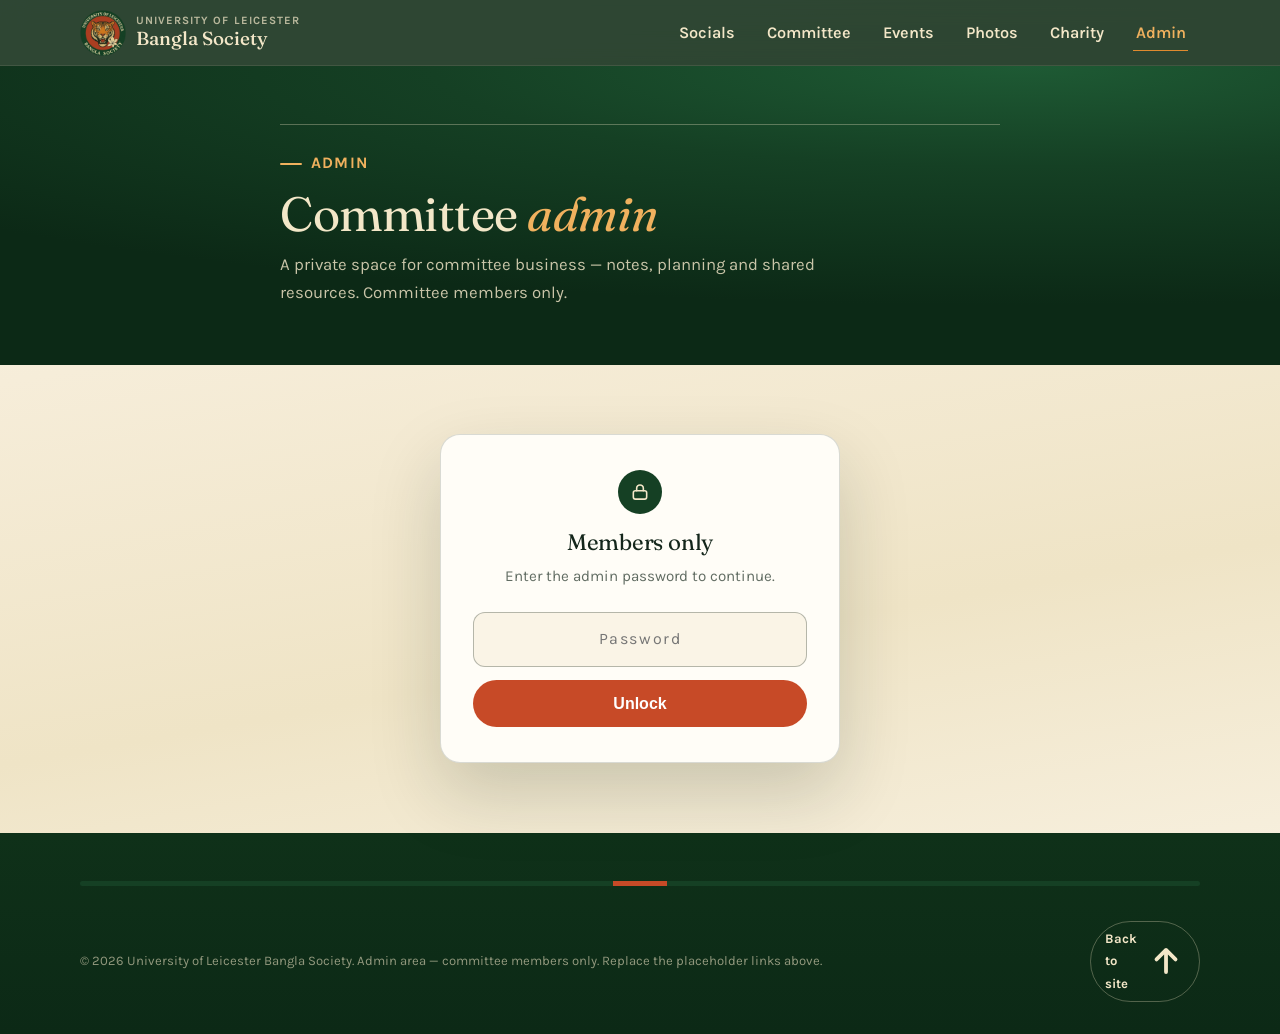
<file: admin.html>
<!DOCTYPE html>
<html lang="en">
<head>
<meta charset="utf-8">
<meta name="viewport" content="width=device-width, initial-scale=1">
<title>Admin — University of Leicester Bangla Society</title>
<meta name="robots" content="noindex, nofollow">
<link rel="preconnect" href="https://fonts.googleapis.com">
<link rel="preconnect" href="https://fonts.gstatic.com" crossorigin>
<link href="https://fonts.googleapis.com/css2?family=Fraunces:ital,opsz,wght@0,9..144,300..800;1,9..144,300..700&family=Karla:wght@300;400;500;600;700&display=swap" rel="stylesheet">
<style>
:root{
  --forest:#154024;
  --forest-deep:#0C2916;
  --forest-glow:#1E5A34;
  --rust:#AA3E21;
  --rust-bright:#C74A27;
  --cream:#F3E7C8;
  --gold:#E08A2E;
  --gold-soft:#F0B15E;
  --ink:#14261B;

  --bg:#FAF4E6;
  --fg:var(--ink);
  --muted:rgba(20,38,27,.68);
  --rule:rgba(20,38,27,.16);
  --rule-strong:rgba(20,38,27,.3);
  --panel:#F3EAD6;
  --card:#FFFDF7;
  --accent:var(--forest);
  --meta:var(--rust-bright);
  --grad:linear-gradient(170deg,#FCF7EC 0%,#F6EDD9 34%,#EFE4C6 68%,#F8F1E1 100%);
  --shadow:0 18px 40px rgba(20,38,27,.12);
  --shadow-lg:0 30px 70px rgba(20,38,27,.18);

  --display:"Fraunces","Iowan Old Style",Georgia,"Times New Roman",serif;
  --text:"Karla","Segoe UI",system-ui,-apple-system,sans-serif;
  --ease:cubic-bezier(.2,.8,.3,1);
}
@media (prefers-color-scheme: dark){
  :root:not([data-theme="light"]){
    --bg:#0E2D19; --fg:#F1E8D3; --muted:rgba(241,232,211,.68);
    --rule:rgba(241,232,211,.16); --rule-strong:rgba(241,232,211,.34);
    --panel:#123720; --card:#143C24; --accent:#8FC79E; --meta:#E8A85A;
    --grad:linear-gradient(170deg,#11361E 0%,#0C2716 38%,#0A2113 66%,#10331D 100%);
    --shadow:0 18px 40px rgba(0,0,0,.35); --shadow-lg:0 30px 70px rgba(0,0,0,.5);
  }
}
:root[data-theme="dark"]{
  --bg:#0E2D19; --fg:#F1E8D3; --muted:rgba(241,232,211,.68);
  --rule:rgba(241,232,211,.16); --rule-strong:rgba(241,232,211,.34);
  --panel:#123720; --card:#143C24; --accent:#8FC79E; --meta:#E8A85A;
  --grad:linear-gradient(170deg,#11361E 0%,#0C2716 38%,#0A2113 66%,#10331D 100%);
  --shadow:0 18px 40px rgba(0,0,0,.35); --shadow-lg:0 30px 70px rgba(0,0,0,.5);
}

*{box-sizing:border-box}
html{scroll-behavior:smooth}
body{
  margin:0;color:var(--fg);
  background:var(--bg);background-image:var(--grad);background-attachment:fixed;
  font-family:var(--text);font-size:clamp(18px,1.2vw + 15px,21px);line-height:1.68;
  overflow-x:hidden;-webkit-font-smoothing:antialiased;
}
img{max-width:100%}
a{color:inherit}
::selection{background:var(--gold);color:#2A1A06}
:focus-visible{outline:2.5px solid var(--gold);outline-offset:3px;border-radius:4px}
.wrap{width:min(1120px,92vw);margin-inline:auto}

/* nav */
.nav{
  position:sticky;top:0;z-index:60;color:var(--cream);
  background:rgba(12,41,22,.86);backdrop-filter:blur(14px);-webkit-backdrop-filter:blur(14px);
  border-bottom:1px solid rgba(243,231,200,.1);
}
.nav-inner{display:flex;align-items:center;justify-content:space-between;gap:1rem;padding:.6rem 0}
.brand{display:flex;align-items:center;gap:.65rem;text-decoration:none;min-width:0}
.brand img{width:46px;height:46px;flex:none;transition:transform .5s var(--ease)}
.brand:hover img{transform:rotate(-8deg) scale(1.06)}
.brand span{font-family:var(--display);font-weight:500;font-size:1.18rem;line-height:1.1}
.brand span small{display:block;font-family:var(--text);font-weight:700;font-size:.7rem;letter-spacing:.09em;text-transform:uppercase;opacity:.7;margin-bottom:.12rem}
.nav-links{display:flex;gap:.2rem;list-style:none;margin:0;padding:0;font-size:1.02rem;font-weight:600}
.nav-links a{
  position:relative;display:block;text-decoration:none;padding:.55rem .9rem;border-radius:999px;
  transition:background-color .2s ease,color .2s ease;white-space:nowrap;
}
.nav-links a::after{
  content:"";position:absolute;left:.75rem;right:.75rem;bottom:.25rem;height:1.5px;
  background:var(--gold);transform:scaleX(0);transform-origin:left;transition:transform .25s var(--ease);
}
.nav-links a:hover{background:rgba(243,231,200,.08)}
.nav-links a:hover::after,.nav-links a.active::after{transform:scaleX(1)}
.nav-links a.active{color:var(--gold-soft)}
.nav-toggle{display:none;background:none;border:1.4px solid rgba(243,231,200,.35);color:inherit;font:inherit;font-weight:600;border-radius:999px;padding:.35rem .85rem;cursor:pointer}
@media (max-width:960px){
  .nav-toggle{display:block}
  .nav-links{
    display:none;position:absolute;left:0;right:0;top:100%;
    background:rgba(12,41,22,.97);flex-direction:column;gap:0;
    padding:.5rem 4vw 1rem;border-top:1px solid rgba(243,231,200,.14);
  }
  .nav-links.open{display:flex}
  .nav-links a{padding:.75rem .4rem;border-radius:0;border-bottom:1px solid rgba(243,231,200,.1)}
  .nav-links a::after{display:none}
}
@media (max-width:420px){.brand span{font-size:.9rem}.brand img{width:32px;height:32px}}

/* page header */
.pagehead{
  position:relative;color:var(--cream);background:var(--forest);
  background-image:radial-gradient(110% 80% at 80% 0%,#1E5A34 0%,#154024 42%,#0C2916 100%);
  padding:clamp(2.4rem,5vw,3.6rem) 0;
}
.matra{border-top:1.8px solid rgba(243,231,200,.32);padding-top:1rem;transform-origin:left center;max-width:60ch}
.kicker{display:inline-flex;align-items:center;gap:.55rem;font-family:var(--text);font-size:1rem;font-weight:700;letter-spacing:.08em;text-transform:uppercase;color:var(--gold-soft);margin-bottom:.7rem}
.kicker::before{content:"";width:22px;height:2px;background:currentColor;border-radius:2px}
.pagehead h1{font-family:var(--display);font-weight:400;font-size:clamp(2.1rem,4.4vw,3rem);line-height:1.1;margin:0 0 .6rem;letter-spacing:-.01em}
.pagehead h1 em{font-style:italic;color:var(--gold-soft)}
.pagehead p{margin:0;max-width:54ch;color:rgba(243,231,200,.82);font-size:1.05rem}

/* sections */
.section{padding:clamp(3rem,6.5vw,4.6rem) 0}
h2{font-family:var(--display);font-weight:400;font-size:clamp(1.5rem,3vw,2rem);line-height:1.15;margin:0 0 1.2rem;letter-spacing:-.01em}

/* password gate */
.gate{min-height:52vh;display:grid;place-items:center;padding:3rem 4vw}
.gate-card{
  max-width:400px;width:100%;background:var(--card);border:1.5px solid var(--rule);
  border-radius:20px;padding:2.2rem 2rem;box-shadow:var(--shadow-lg);text-align:center;
}
.gate-card .lock{width:44px;height:44px;margin:0 auto 1rem;display:grid;place-items:center;border-radius:50%;background:var(--forest);color:var(--cream)}
.gate-card .lock svg{width:20px;height:20px}
.gate-card h2{margin:0 0 .5rem;font-size:1.4rem}
.gate-card p{margin:0 0 1.4rem;color:var(--muted);font-size:.95rem}
.gate-card form{display:flex;flex-direction:column;gap:.85rem}
.gate-card input{
  font:inherit;font-size:1rem;padding:.8rem 1rem;border-radius:12px;
  border:1.6px solid var(--rule-strong);background:var(--bg);color:var(--fg);text-align:center;letter-spacing:.1em;
}
.gate-card input:focus-visible{outline:2.5px solid var(--gold);outline-offset:2px}
.btn{
  display:inline-flex;align-items:center;justify-content:center;gap:.5rem;text-decoration:none;
  padding:.85rem 1.5rem;border-radius:999px;font-weight:700;font-size:1rem;cursor:pointer;
  border:1.6px solid transparent;background:var(--rust-bright);color:#fff;
  transition:transform .2s var(--ease),background-color .2s ease;
}
.btn:hover{transform:translateY(-2px);background:var(--rust)}
.gate-error{color:var(--rust-bright);font-size:.88rem;font-weight:700;margin-top:1rem}
@keyframes shake{10%,90%{transform:translateX(-2px)}20%,80%{transform:translateX(3px)}30%,50%,70%{transform:translateX(-6px)}40%,60%{transform:translateX(6px)}}
.shake{animation:shake .45s}

/* quick links + contacts */
.qlinks{display:grid;grid-template-columns:repeat(auto-fit,minmax(220px,1fr));gap:1.1rem;margin-bottom:2.8rem}
.qlink{
  position:relative;display:flex;align-items:center;gap:1rem;text-decoration:none;
  border:1.5px solid var(--rule);border-radius:18px;padding:1.1rem 1.2rem;background:var(--card);
  box-shadow:0 2px 0 rgba(20,38,27,.04);transition:transform .25s var(--ease),border-color .25s ease,box-shadow .25s ease;
}
.qlink:hover{transform:translateY(-4px);border-color:var(--gold);box-shadow:var(--shadow)}
.qlink .ic{width:42px;height:42px;flex:none;border-radius:12px;display:grid;place-items:center;background:var(--forest);color:var(--cream);transition:transform .25s var(--ease),box-shadow .25s ease}
.qlink:hover .ic{transform:scale(1.08) rotate(-4deg);box-shadow:0 0 0 3px rgba(224,138,46,.25),0 0 20px 4px rgba(224,138,46,.55)}
.qlink .ic svg{width:20px;height:20px}
.qlink .lbl strong{display:block;font-family:var(--display);font-weight:500;font-size:1.02rem;line-height:1.2}
.qlink .lbl span{display:block;font-size:.83rem;color:var(--muted);margin-top:.1rem}

.contacts{list-style:none;margin:0;padding:0;display:grid;gap:.9rem}
.contacts li{
  display:flex;align-items:center;justify-content:space-between;gap:1rem;flex-wrap:wrap;
  padding:.9rem 1.1rem;border:1.5px solid var(--rule);border-radius:14px;background:var(--card);
}
.contacts .nm{font-family:var(--display);font-weight:500;font-size:1.05rem}
.contacts .rl{color:var(--muted);font-size:.88rem}
.contacts a{font-size:.9rem;font-weight:700;color:var(--accent);text-decoration:none;border-bottom:1.5px solid currentColor}

/* footer */
.foot{background:var(--forest-deep);background-image:linear-gradient(180deg,#0F3119 0%,#0C2916 100%);color:var(--cream);padding:3rem 0 2rem}
.stripe{display:flex;height:5px;width:100%;margin-bottom:2.2rem;border-radius:999px;overflow:hidden}
.stripe i{flex:1;background:var(--forest)}
.stripe i.r{flex:0 0 3.4rem;background:var(--rust-bright)}
.foot-bottom{display:flex;flex-wrap:wrap;justify-content:space-between;gap:1rem;align-items:center}
.foot small{opacity:.58;font-size:.82rem}
.totop{display:inline-flex;align-items:center;gap:.4rem;font-size:.82rem;font-weight:700;border:1.4px solid rgba(243,231,200,.3);border-radius:999px;padding:.4rem .9rem;text-decoration:none;color:var(--cream);transition:all .2s var(--ease)}
.totop:hover{background:var(--gold);border-color:var(--gold);color:#2A1A06}
</style>
</head>
<body>

<!-- ===================== NAV ===================== -->
<nav class="nav">
  <div class="wrap nav-inner">
    <a class="brand" href="index.html">
      <img src="assets/logo.png" alt="">
      <span><small>University of Leicester</small>Bangla Society</span>
    </a>
    <button class="nav-toggle" type="button" aria-expanded="false" aria-controls="menu">Menu</button>
    <ul class="nav-links" id="menu">
      <li><a href="index.html#socials">Socials</a></li>
      <li><a href="index.html#committee">Committee</a></li>
      <li><a href="index.html#events">Events</a></li>
      <li><a href="index.html#photos">Photos</a></li>
      <li><a href="index.html#charity">Charity</a></li>
      <li><a href="admin.html" class="active">Admin</a></li>
    </ul>
  </div>
</nav>

<!-- ===================== PAGE HEADER ===================== -->
<header class="pagehead">
  <div class="wrap matra">
    <span class="kicker">Admin</span>
    <h1>Committee <em>admin</em></h1>
    <p>A private space for committee business — notes, planning and shared resources. Committee members only.</p>
  </div>
</header>

<main>
  <!-- ===================== PASSWORD GATE ===================== -->
  <div class="gate" id="gate">
    <div class="gate-card">
      <span class="lock" aria-hidden="true"><svg viewBox="0 0 24 24" fill="none" stroke="currentColor" stroke-width="1.9" stroke-linecap="round" stroke-linejoin="round"><rect x="4" y="10.5" width="16" height="10" rx="2.5"/><path d="M8 10.5V7.5a4 4 0 0 1 8 0v3"/></svg></span>
      <h2>Members only</h2>
      <p>Enter the admin password to continue.</p>
      <form id="gateForm" autocomplete="off">
        <input type="password" id="gateInput" placeholder="Password" required inputmode="numeric">
        <button type="submit" class="btn">Unlock</button>
      </form>
      <p class="gate-error" id="gateError" hidden>Incorrect password — try again.</p>
    </div>
  </div>

  <!-- ===================== COMMITTEE CONTENT ===================== -->
  <div id="committeeContent" hidden>
    <section class="section">
      <div class="wrap">
        <h2>Quick links</h2>
        <div class="qlinks">
          <a class="qlink" href="#" data-placeholder>
            <span class="ic"><svg viewBox="0 0 24 24" fill="none" stroke="currentColor" stroke-width="1.9" stroke-linecap="round" stroke-linejoin="round"><path d="M14 3v4a1 1 0 0 0 1 1h4"/><path d="M17 21H7a2 2 0 0 1-2-2V5a2 2 0 0 1 2-2h7l5 5v11a2 2 0 0 1-2 2Z"/><path d="M9 13h6M9 17h6"/></svg></span>
            <span class="lbl"><strong>Meeting notes</strong><span>Shared doc of minutes</span></span>
          </a>
          <a class="qlink" href="#" data-placeholder>
            <span class="ic"><svg viewBox="0 0 24 24" fill="none" stroke="currentColor" stroke-width="1.9" stroke-linecap="round" stroke-linejoin="round"><path d="M12 3 2 9l10 6 10-6-10-6Z"/><path d="M2 15l10 6 10-6M2 9v6M22 9v6"/></svg></span>
            <span class="lbl"><strong>Shared drive</strong><span>Files, designs and templates</span></span>
          </a>
          <a class="qlink" href="#" data-placeholder>
            <span class="ic"><svg viewBox="0 0 24 24" fill="none" stroke="currentColor" stroke-width="1.9" stroke-linecap="round" stroke-linejoin="round"><rect x="3" y="5" width="18" height="14" rx="2.5"/><path d="M3 10h18M8 15h4"/></svg></span>
            <span class="lbl"><strong>Budget tracker</strong><span>Spending and event costs</span></span>
          </a>
          <a class="qlink" href="#" data-placeholder>
            <span class="ic"><svg viewBox="0 0 24 24" fill="none" stroke="currentColor" stroke-width="1.9" stroke-linecap="round" stroke-linejoin="round"><path d="M20.4 11.8a8.4 8.4 0 0 1-12.3 7.45L3.6 20.4l1.2-4.4A8.4 8.4 0 1 1 20.4 11.8Z"/></svg></span>
            <span class="lbl"><strong>Committee chat</strong><span>WhatsApp group for exec</span></span>
          </a>
        </div>

        <h2>Contacts</h2>
        <ul class="contacts">
          <li><span><span class="nm">Raidah</span> <span class="rl">— President</span></span><a href="mailto:#" data-placeholder>Email</a></li>
          <li><span><span class="nm">Shanjeda</span> <span class="rl">— Vice President</span></span><a href="mailto:#" data-placeholder>Email</a></li>
          <li><span><span class="nm">Shabab</span> <span class="rl">— Secretary</span></span><a href="mailto:#" data-placeholder>Email</a></li>
          <li><span><span class="nm">Ibrahim</span> <span class="rl">— Treasurer</span></span><a href="mailto:#" data-placeholder>Email</a></li>
          <li><span><span class="nm">Anah</span> <span class="rl">— Events Manager</span></span><a href="mailto:#" data-placeholder>Email</a></li>
          <li><span><span class="nm">Hamim</span> <span class="rl">— Events Manager (VIP Volunteer)</span></span><a href="mailto:#" data-placeholder>Email</a></li>
          <li><span><span class="nm">Rashdan</span> <span class="rl">— Media / Videography (VIP Volunteer)</span></span><a href="mailto:#" data-placeholder>Email</a></li>
        </ul>
      </div>
    </section>
  </div>
</main>

<!-- ===================== FOOTER ===================== -->
<footer class="foot">
  <div class="wrap">
    <div class="stripe"><i></i><i class="r"></i><i></i></div>
    <div class="foot-bottom">
      <small>&copy; 2026 University of Leicester Bangla Society. Admin area — committee members only. Replace the placeholder links above.</small>
      <a class="totop" href="index.html">Back to site <svg viewBox="0 0 24 24" fill="none" stroke="currentColor" stroke-width="2.4" stroke-linecap="round" stroke-linejoin="round" aria-hidden="true"><path d="M12 19V5M6 11l6-6 6 6"/></svg></a>
    </div>
  </div>
</footer>

<script>
// ---- mobile menu ----
(function () {
  var btn = document.querySelector('.nav-toggle'), menu = document.getElementById('menu');
  btn.addEventListener('click', function () {
    var open = menu.classList.toggle('open'); btn.setAttribute('aria-expanded', String(open));
  });
  menu.addEventListener('click', function (e) {
    if (e.target.tagName === 'A') { menu.classList.remove('open'); btn.setAttribute('aria-expanded', 'false'); }
  });
})();

// ---- password gate ----
// NOTE: this is a client-side gate for casual privacy only, not real security —
// anyone who views this page's source can read the password and the gated content.
(function () {
  var PASSWORD = '1234';
  var gate = document.getElementById('gate');
  var content = document.getElementById('committeeContent');
  var form = document.getElementById('gateForm');
  var input = document.getElementById('gateInput');
  var error = document.getElementById('gateError');
  var card = document.querySelector('.gate-card');

  function unlock() {
    gate.hidden = true;
    content.hidden = false;
    try { sessionStorage.setItem('bsocCommitteeUnlocked', '1'); } catch (e) {}
  }

  try {
    if (sessionStorage.getItem('bsocCommitteeUnlocked') === '1') unlock();
  } catch (e) {}

  form.addEventListener('submit', function (e) {
    e.preventDefault();
    if (input.value === PASSWORD) {
      unlock();
    } else {
      error.hidden = false;
      card.classList.remove('shake'); void card.offsetWidth; card.classList.add('shake');
      input.value = ''; input.focus();
    }
  });
})();
</script>
</body>
</html>
</file>
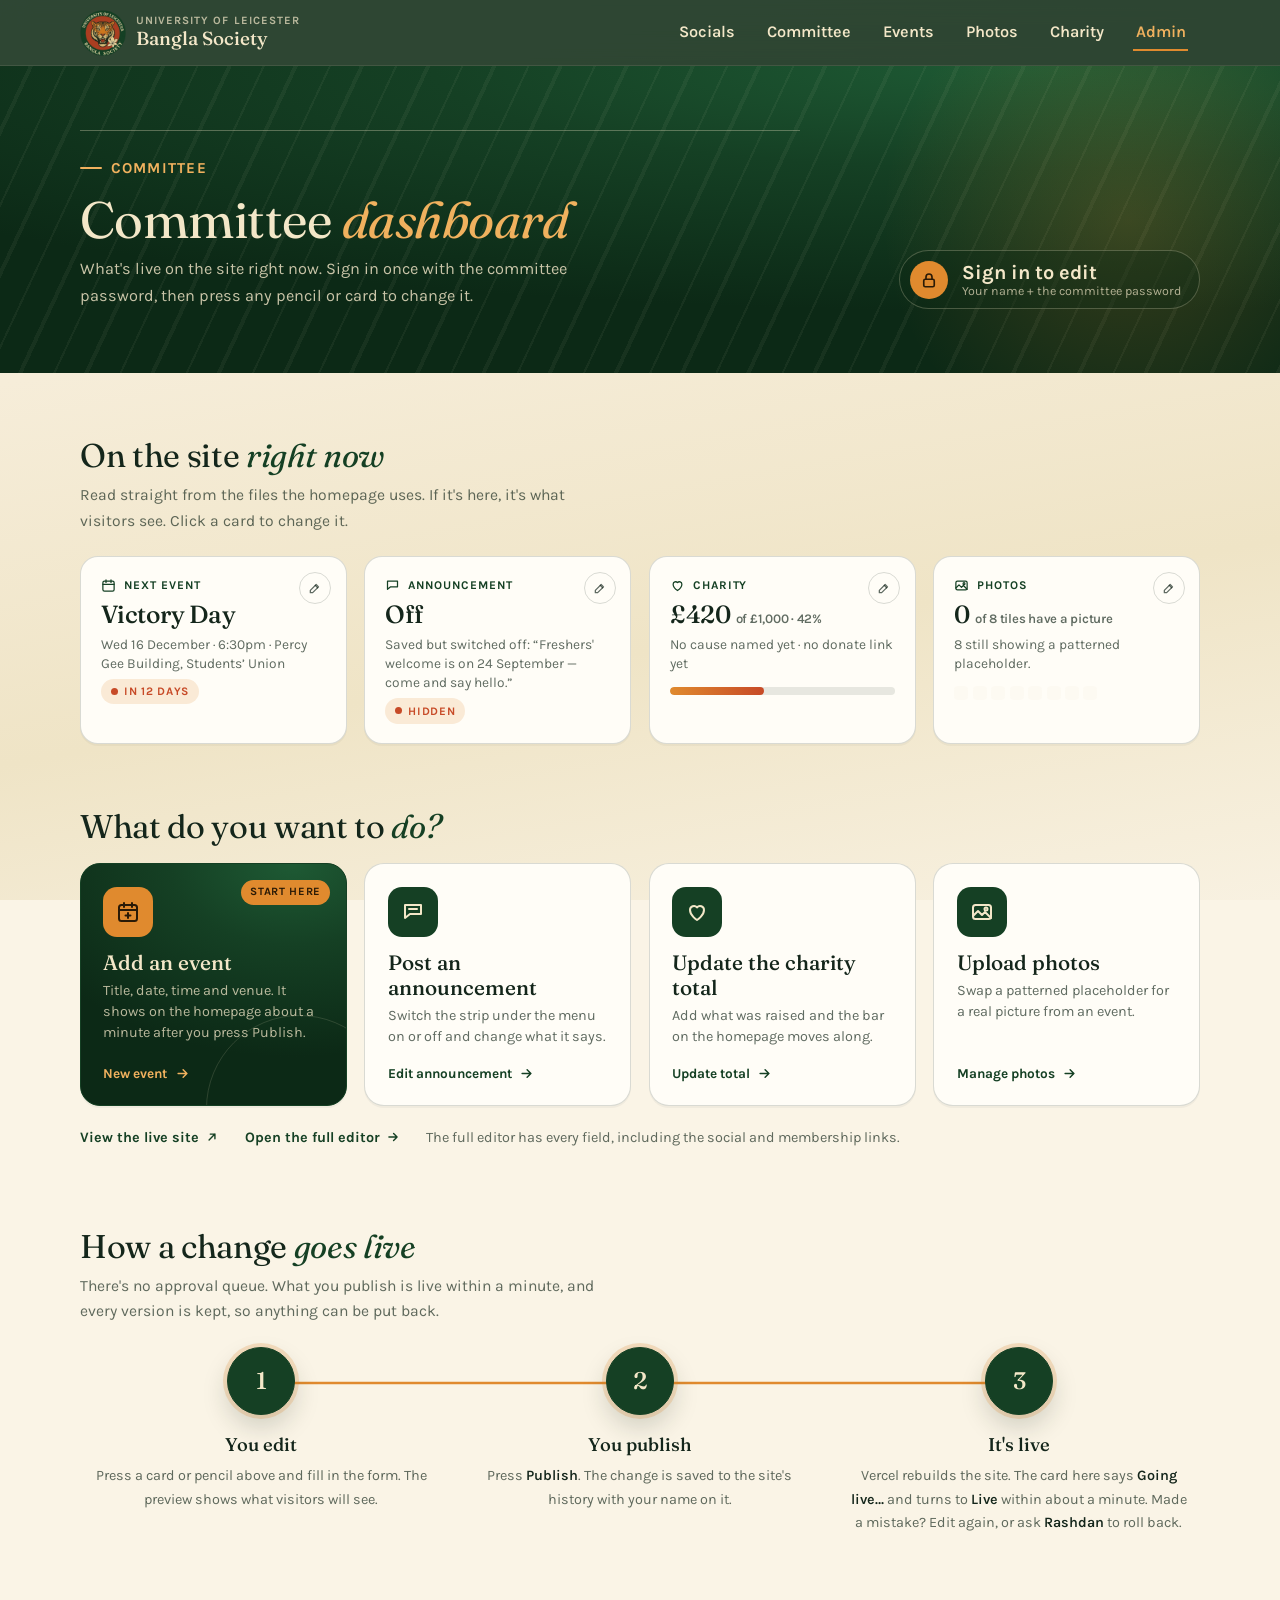
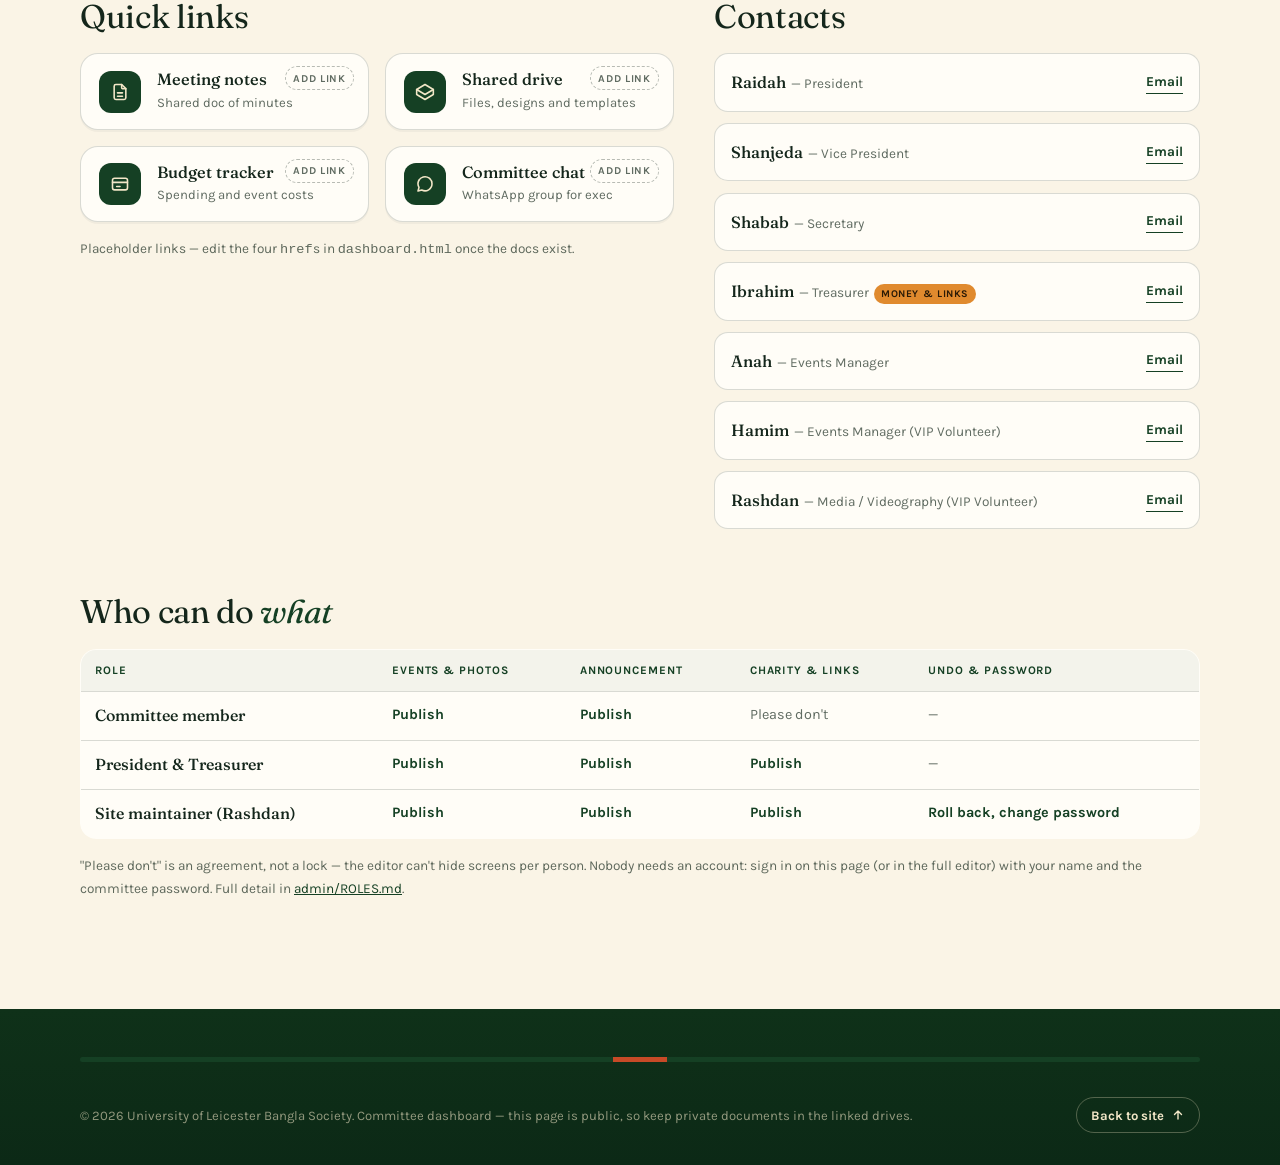
<file: dashboard.html>
<!DOCTYPE html>
<html lang="en">
<head>
<meta charset="utf-8">
<meta name="viewport" content="width=device-width, initial-scale=1">
<title>Committee dashboard — University of Leicester Bangla Society</title>
<meta name="robots" content="noindex, nofollow">
<link rel="icon" href="assets/logo.png">
<link rel="preconnect" href="https://fonts.googleapis.com">
<link rel="preconnect" href="https://fonts.gstatic.com" crossorigin>
<link href="https://fonts.googleapis.com/css2?family=Fraunces:ital,opsz,wght@0,9..144,300..800;1,9..144,300..700&family=Karla:wght@300;400;500;600;700&display=swap" rel="stylesheet">
<!--
  dashboard.html — the committee's front door, and now the everyday editor.

  Anyone can see what's live. To change it, sign in here once with your name
  and the committee password (the same login as /admin/). Every pencil and
  every "What do you want to do?" card then opens a panel on this page:
  announcement, charity total, events and photos. Publish writes the file
  through /api/cms (which commits to GitHub), Vercel rebuilds, and the tile
  flips from "Going live…" to "Live" once the homepage has the change.

  /admin/ (Decap) is still there as the "full editor" for anything else.

  Demo mode (the "Try the demo" link, or ?demo in the address) runs the same
  panels against a copy held in the browser, so nothing is saved.

  Honest note: the page itself is public; publishing needs the password.
  Keep genuinely private things (budgets, minutes) in the linked drives.
-->
<style>
/* =============================================================
   TOKENS (same as index.html)
   ============================================================= */
:root{
  --forest:#154024;--forest-deep:#0C2916;--forest-glow:#1E5A34;
  --rust:#AA3E21;--rust-bright:#C74A27;--cream:#F3E7C8;--gold:#E08A2E;--gold-soft:#F0B15E;--ink:#14261B;
  --bg:#FAF4E6;--fg:var(--ink);--muted:rgba(20,38,27,.68);--rule:rgba(20,38,27,.16);--rule-strong:rgba(20,38,27,.3);
  --panel:#F3EAD6;--card:#FFFDF7;--accent:var(--forest);--meta:var(--rust-bright);
  --grad:linear-gradient(170deg,#FCF7EC 0%,#F6EDD9 34%,#EFE4C6 68%,#F8F1E1 100%);
  --veil:rgba(20,64,36,.05);--shadow:0 18px 40px rgba(20,38,27,.12);--shadow-lg:0 30px 70px rgba(20,38,27,.18);
  --display:"Fraunces","Iowan Old Style",Georgia,"Times New Roman",serif;
  --text:"Karla","Segoe UI",system-ui,-apple-system,sans-serif;
  --ease:cubic-bezier(.2,.8,.3,1);--ease-draw:cubic-bezier(.6,.02,.25,1);
  --on:#2E7A48;color-scheme:light;
}
@media (prefers-color-scheme: dark){
  :root:not([data-theme="light"]){
    --bg:#0E2D19;--fg:#F1E8D3;--muted:rgba(241,232,211,.68);--rule:rgba(241,232,211,.16);--rule-strong:rgba(241,232,211,.34);
    --panel:#123720;--card:#143C24;--accent:#8FC79E;--meta:#E8A85A;
    --grad:linear-gradient(170deg,#11361E 0%,#0C2716 38%,#0A2113 66%,#10331D 100%);
    --veil:rgba(243,231,200,.045);--shadow:0 18px 40px rgba(0,0,0,.35);--shadow-lg:0 30px 70px rgba(0,0,0,.5);
    --on:#4FA86C;color-scheme:dark;
  }
}
:root[data-theme="dark"]{
  --bg:#0E2D19;--fg:#F1E8D3;--muted:rgba(241,232,211,.68);--rule:rgba(241,232,211,.16);--rule-strong:rgba(241,232,211,.34);
  --panel:#123720;--card:#143C24;--accent:#8FC79E;--meta:#E8A85A;
  --grad:linear-gradient(170deg,#11361E 0%,#0C2716 38%,#0A2113 66%,#10331D 100%);
  --veil:rgba(243,231,200,.045);--shadow:0 18px 40px rgba(0,0,0,.35);--shadow-lg:0 30px 70px rgba(0,0,0,.5);
  --on:#4FA86C;color-scheme:dark;
}

/* =============================================================
   BASE
   ============================================================= */
*{box-sizing:border-box}
html{scroll-behavior:smooth}
body{margin:0;color:var(--fg);background:var(--bg);background-image:var(--grad);background-attachment:fixed;font-family:var(--text);font-size:clamp(17px,1.1vw + 14px,20px);line-height:1.62;overflow-x:hidden;-webkit-font-smoothing:antialiased}
img{max-width:100%}
a{color:inherit}
::selection{background:var(--gold);color:#2A1A06}
:focus-visible{outline:2.5px solid var(--gold);outline-offset:3px;border-radius:4px}
.wrap{width:min(1120px,92vw);margin-inline:auto}
.sr{position:absolute;width:1px;height:1px;overflow:hidden;clip:rect(0 0 0 0);white-space:nowrap}
[hidden]{display:none !important}

.reveal{opacity:0;transform:translateY(22px);transition:opacity .7s var(--ease),transform .7s var(--ease);transition-delay:calc(var(--i,0) * 70ms)}
.reveal.in{opacity:1;transform:none}
@media (prefers-reduced-motion: reduce){.reveal{opacity:1;transform:none;transition:none}}

/* =============================================================
   NAV (same as index.html)
   ============================================================= */
.nav{position:sticky;top:0;z-index:60;color:var(--cream);background:rgba(12,41,22,.86);backdrop-filter:blur(14px);-webkit-backdrop-filter:blur(14px);border-bottom:1px solid rgba(243,231,200,.1)}
.nav-inner{display:flex;align-items:center;justify-content:space-between;gap:1rem;padding:.6rem 0}
.brand{display:flex;align-items:center;gap:.65rem;text-decoration:none;min-width:0}
.brand img{width:46px;height:46px;flex:none;transition:transform .5s var(--ease),filter .3s ease}
.brand:hover img{transform:rotate(-8deg) scale(1.06);filter:drop-shadow(0 0 10px rgba(224,138,46,.75))}
.brand span{font-family:var(--display);font-weight:500;font-size:1.18rem;line-height:1.1}
.brand span small{display:block;font-family:var(--text);font-weight:700;font-size:.7rem;letter-spacing:.09em;text-transform:uppercase;opacity:.7;margin-bottom:.12rem}
.nav-links{display:flex;gap:.2rem;list-style:none;margin:0;padding:0;font-size:1.02rem;font-weight:600}
.nav-links a{position:relative;display:block;text-decoration:none;padding:.55rem .9rem;border-radius:999px;transition:background-color .2s ease,color .2s ease;white-space:nowrap}
.nav-links a::after{content:"";position:absolute;left:.75rem;right:.75rem;bottom:.25rem;height:1.5px;background:var(--gold);transform:scaleX(0);transform-origin:left;transition:transform .25s var(--ease)}
.nav-links a:hover{background:rgba(243,231,200,.08)}
.nav-links a:hover::after,.nav-links a.active::after{transform:scaleX(1)}
.nav-links a.active{color:var(--gold-soft)}
.nav-toggle{display:none;background:none;border:1.4px solid rgba(243,231,200,.35);color:inherit;font:inherit;font-weight:600;border-radius:999px;padding:.35rem .85rem;cursor:pointer}
@media (max-width:960px){
  .nav-toggle{display:block}
  .nav-links{display:none;position:absolute;left:0;right:0;top:100%;background:rgba(12,41,22,.97);flex-direction:column;gap:0;padding:.5rem 4vw 1rem;border-top:1px solid rgba(243,231,200,.14)}
  .nav-links.open{display:flex}
  .nav-links a{padding:.75rem .4rem;border-radius:0;border-bottom:1px solid rgba(243,231,200,.1)}
  .nav-links a::after{display:none}
}
@media (max-width:420px){.brand span{font-size:.9rem}.brand img{width:32px;height:32px}}

/* =============================================================
   PAGE HEADER
   ============================================================= */
.pagehead{position:relative;isolation:isolate;overflow:hidden;color:var(--cream);background:var(--forest);background-image:radial-gradient(110% 80% at 80% 0%,#1E5A34 0%,#154024 42%,#0C2916 100%);padding:clamp(2.6rem,5.5vw,4rem) 0}
.pagehead::before{content:"";position:absolute;inset:0;z-index:-1;opacity:.05;pointer-events:none;background:repeating-linear-gradient(115deg,transparent 0 26px,#F3E7C8 26px 30px,transparent 30px 58px,#F3E7C8 58px 60px)}
.pagehead::after{content:"";position:absolute;z-index:-1;width:50vw;height:50vw;max-width:560px;max-height:560px;right:-10vw;top:50%;transform:translateY(-50%);border-radius:50%;pointer-events:none;background:radial-gradient(circle,rgba(224,138,46,.2) 0%,rgba(224,138,46,0) 62%)}
.head-grid{display:grid;grid-template-columns:1fr auto;gap:2rem;align-items:end}
@media (max-width:760px){.head-grid{grid-template-columns:1fr}}
.matra{border-top:1.8px solid rgba(243,231,200,.32);padding-top:1rem;transform-origin:left center;max-width:60ch}
.kicker{display:inline-flex;align-items:center;gap:.55rem;font-family:var(--text);font-size:.95rem;font-weight:700;letter-spacing:.08em;text-transform:uppercase;color:var(--gold-soft);margin-bottom:.7rem}
.kicker::before{content:"";width:22px;height:2px;background:currentColor;border-radius:2px}
.pagehead h1{font-family:var(--display);font-weight:400;font-size:clamp(2.2rem,4.6vw,3.2rem);line-height:1.08;margin:0 0 .6rem;letter-spacing:-.01em}
.pagehead h1 em{font-style:italic;color:var(--gold-soft)}
.pagehead p{margin:0;max-width:54ch;color:rgba(243,231,200,.82);font-size:1.02rem}
.who{display:none;align-items:center;gap:.9rem;padding:.6rem 1.1rem .6rem .6rem;border:1.4px solid rgba(243,231,200,.25);border-radius:999px;background:rgba(12,41,22,.35);font-size:.9rem;text-decoration:none;transition:border-color .2s ease,background-color .2s ease,transform .2s var(--ease)}
.who.on{display:inline-flex}
.who:hover{border-color:var(--gold);background:rgba(224,138,46,.12);transform:translateY(-2px)}
.who .av{width:38px;height:38px;border-radius:50%;background:var(--gold);color:#2A1A06;display:grid;place-items:center;font-family:var(--display);font-weight:600;font-size:1.05rem;flex:none}
.who b{display:block;font-weight:700;line-height:1.15}
.who small{display:block;opacity:.7;font-size:.78rem;line-height:1.2;max-width:32ch;overflow:hidden;text-overflow:ellipsis;white-space:nowrap}
.who button{white-space:nowrap;background:none;border:1.3px solid rgba(243,231,200,.35);color:inherit;font:inherit;font-size:.78rem;font-weight:700;border-radius:999px;padding:.3rem .7rem;cursor:pointer;transition:all .2s var(--ease)}
.who button:hover{background:var(--gold);border-color:var(--gold);color:#2A1A06}

@media (prefers-reduced-motion: no-preference){
  .pagehead .kicker,.pagehead h1,.pagehead p,.who{opacity:0;animation:lift .8s var(--ease) forwards}
  .pagehead .kicker{animation-delay:.1s}.pagehead h1{animation-delay:.22s}.pagehead p{animation-delay:.36s}.who{animation-delay:.5s}
  .matra{transform:scaleX(0);animation:rule .9s var(--ease-draw) .05s forwards}
}
@keyframes lift{from{opacity:0;transform:translateY(14px)}to{opacity:1;transform:none}}
@keyframes rule{to{transform:scaleX(1)}}

/* =============================================================
   SECTIONS
   ============================================================= */
.section{padding:clamp(2.6rem,5.5vw,4rem) 0}
.section + .section{padding-top:0}
h2{font-family:var(--display);font-weight:400;font-size:clamp(1.55rem,3vw,2.05rem);line-height:1.15;margin:0 0 1.1rem;letter-spacing:-.01em}
h2 em{font-style:italic;color:var(--accent)}
.sub{margin:-.6rem 0 1.4rem;color:var(--muted);font-size:.98rem;max-width:60ch}
.btn{display:inline-flex;align-items:center;justify-content:center;gap:.5rem;text-decoration:none;padding:.85rem 1.5rem;border-radius:999px;font-weight:700;font-size:1rem;cursor:pointer;border:1.6px solid transparent;background:var(--rust-bright);color:#fff;font-family:inherit;box-shadow:0 10px 24px rgba(199,74,39,.3);transition:transform .2s var(--ease),background-color .2s ease,box-shadow .2s ease}
.btn:hover{transform:translateY(-2px);background:var(--rust);box-shadow:0 14px 30px rgba(199,74,39,.4)}
.btn svg{width:17px;height:17px;transition:transform .2s var(--ease)}
.btn:hover svg{transform:translateX(3px)}
.btn-ghost{background:none;color:var(--fg);border-color:var(--rule-strong);box-shadow:none}
.btn-ghost:hover{background:var(--forest);border-color:var(--forest);color:var(--cream);box-shadow:none}

/* =============================================================
   AT A GLANCE
   ============================================================= */
.tiles{display:grid;grid-template-columns:repeat(auto-fit,minmax(230px,1fr));gap:1.1rem}
.tile{position:relative;overflow:hidden;border:1.5px solid var(--rule);border-radius:18px;padding:1.15rem 1.25rem 1.2rem;background:var(--card);box-shadow:0 2px 0 rgba(20,38,27,.04);display:grid;gap:.35rem;align-content:start;transition:transform .25s var(--ease),border-color .25s ease,box-shadow .25s ease}
.tile:hover{transform:translateY(-4px);border-color:var(--gold);box-shadow:var(--shadow)}
.tile .k{font-size:.74rem;font-weight:700;letter-spacing:.08em;text-transform:uppercase;color:var(--accent);display:flex;align-items:center;gap:.5rem}
.tile .k svg{width:15px;height:15px}
.tile .v{font-family:var(--display);font-weight:500;font-size:1.55rem;line-height:1.15;letter-spacing:-.01em}
.tile .v small{font:600 .82rem var(--text);color:var(--muted);margin-left:.3rem}
.tile .d{font-size:.86rem;color:var(--muted);line-height:1.4}
.tile .pill{display:inline-flex;align-items:center;gap:.4rem;font-size:.72rem;font-weight:700;letter-spacing:.06em;text-transform:uppercase;padding:.22rem .6rem;border-radius:999px;background:rgba(224,138,46,.16);color:var(--meta);width:max-content}
.tile .pill.soon{background:var(--gold);color:#2A1A06}
.tile .pill.on{background:rgba(21,64,36,.12);color:var(--accent)}
.tile .pill i{width:7px;height:7px;border-radius:50%;background:currentColor;display:inline-block}
.tile .pill.on i{animation:none;box-shadow:0 0 0 3px rgba(21,64,36,.12)}
.tile .bar{height:8px;border-radius:999px;background:rgba(20,38,27,.1);overflow:hidden;margin-top:.5rem}
.tile .fill{height:100%;width:0;border-radius:inherit;background:linear-gradient(90deg,var(--gold),var(--rust-bright));transition:width 1.3s var(--ease) .25s}
.tile .fill.go{width:var(--pct)}
.tile .edit{position:absolute;right:.9rem;top:.9rem;width:32px;height:32px;border-radius:50%;border:1.4px solid var(--rule);display:grid;place-items:center;color:var(--muted);text-decoration:none;transition:all .25s var(--ease)}
.tile .edit svg{width:14px;height:14px}
.tile:hover .edit{background:var(--gold);border-color:var(--gold);color:#2A1A06;box-shadow:0 0 14px 2px rgba(224,138,46,.5)}
.tile .dots{display:flex;gap:.28rem;margin-top:.45rem;flex-wrap:wrap}
.tile .dots i{width:14px;height:14px;border-radius:4px;background:rgba(20,38,27,.12);transition:background-color .3s ease}
.tile .dots i.y{background:var(--forest)}
:root[data-theme="dark"] .tile .dots i,:root:not([data-theme="light"]) .tile .dots i{background:rgba(241,232,211,.14)}
:root[data-theme="dark"] .tile .dots i.y{background:var(--accent)}

/* =============================================================
   ACTIONS
   ============================================================= */
.actions{display:grid;grid-template-columns:repeat(4,1fr);gap:1.1rem}
@media (max-width:1000px){.actions{grid-template-columns:1fr 1fr}}
@media (max-width:560px){.actions{grid-template-columns:1fr}}
.act{position:relative;display:flex;flex-direction:column;gap:.9rem;text-decoration:none;overflow:hidden;border:1.5px solid var(--rule);border-radius:20px;padding:1.4rem 1.4rem 1.3rem;background:var(--card);box-shadow:0 2px 0 rgba(20,38,27,.04);transition:transform .25s var(--ease),border-color .25s ease,box-shadow .25s ease;min-height:170px}
.act::before{content:"";position:absolute;inset:0;background:linear-gradient(120deg,transparent 30%,rgba(255,255,255,.28) 50%,transparent 70%);transform:translateX(-120%);transition:transform .6s var(--ease);pointer-events:none}
.act:hover{transform:translateY(-4px);border-color:var(--gold);box-shadow:var(--shadow)}
.act:hover::before{transform:translateX(120%)}
.act .ic{width:50px;height:50px;border-radius:14px;display:grid;place-items:center;background:var(--forest);color:var(--cream);transition:transform .25s var(--ease),box-shadow .25s ease}
.act:hover .ic{transform:scale(1.08) rotate(-4deg);box-shadow:0 0 0 3px rgba(224,138,46,.25),0 0 22px 4px rgba(224,138,46,.55)}
.act .ic svg{width:24px;height:24px}
.act strong{font-family:var(--display);font-weight:500;font-size:1.3rem;line-height:1.2;display:block}
.act span.t{display:block;margin-top:.35rem;font-size:.9rem;color:var(--muted);line-height:1.45}
.act .go{margin-top:auto;display:inline-flex;align-items:center;gap:.45rem;font-size:.85rem;font-weight:700;color:var(--accent)}
.act .go svg{width:15px;height:15px;transition:transform .2s var(--ease)}
.act:hover .go svg{transform:translateX(3px)}
.act.primary{background:var(--forest);color:var(--cream);border-color:var(--forest);background-image:radial-gradient(110% 80% at 80% 0%,#1E5A34 0%,#154024 42%,#0C2916 100%)}
.act.primary span.t{color:rgba(243,231,200,.75)}
.act.primary .ic{background:var(--gold);color:#2A1A06}
.act.primary .go{color:var(--gold-soft)}
.act.primary::after{content:"";position:absolute;right:-18%;bottom:-40%;width:70%;aspect-ratio:1;border-radius:50%;border:1.5px solid rgba(243,231,200,.14);pointer-events:none}
.act .badge{position:absolute;top:1rem;right:1rem;font-size:.7rem;font-weight:700;letter-spacing:.06em;text-transform:uppercase;padding:.2rem .55rem;border-radius:999px;background:var(--gold);color:#2A1A06}
button.act{font:inherit;color:inherit;text-align:left;cursor:pointer;width:100%}
button.act.primary{color:var(--cream)}
.more{display:flex;flex-wrap:wrap;gap:.6rem 1.6rem;margin-top:1.2rem;font-size:.9rem}
.more a{display:inline-flex;align-items:center;gap:.4rem;font-weight:700;color:var(--accent);text-decoration:none;border-bottom:1.5px solid transparent;transition:border-color .2s ease}
.more a:hover{border-color:currentColor}
.more a svg{width:14px;height:14px}
.more span{color:var(--muted)}

/* =============================================================
   HOW IT GOES LIVE
   ============================================================= */
.flow{position:relative;display:grid;grid-template-columns:repeat(3,1fr);gap:1rem;margin-top:.5rem}
@media (max-width:760px){.flow{grid-template-columns:1fr}}
.flow svg.line{position:absolute;left:0;right:0;top:34px;width:100%;height:4px;pointer-events:none;overflow:visible}
.flow svg.line path{fill:none;stroke:var(--rule-strong);stroke-width:2;stroke-dasharray:6 6}
.flow svg.line path.ink{stroke:var(--gold);stroke-dasharray:1;stroke-dashoffset:1;stroke-width:2.5}
.flow.in svg.line path.ink{transition:stroke-dashoffset 1.6s var(--ease-draw) .2s;stroke-dashoffset:0}
@media (max-width:760px){.flow svg.line{display:none}}
.step{position:relative;text-align:center;padding:0 .6rem}
.step .n{position:relative;z-index:1;width:68px;height:68px;margin:0 auto .9rem;border-radius:50%;display:grid;place-items:center;background:var(--card);border:1.6px solid var(--rule-strong);color:var(--accent);font-family:var(--display);font-size:1.5rem;font-weight:500;transition:transform .5s var(--ease),background-color .4s ease,color .4s ease,border-color .4s ease,box-shadow .4s ease}
.flow.in .step .n{background:var(--forest);color:var(--cream);border-color:var(--forest);box-shadow:0 0 0 4px rgba(224,138,46,.22),0 12px 26px rgba(20,38,27,.18)}
.flow.in .step:nth-child(3) .n{transition-delay:.45s}.flow.in .step:nth-child(4) .n{transition-delay:1.1s}
@media (prefers-reduced-motion: no-preference){.flow.in .step .n{animation:popn .55s var(--ease) both}.flow.in .step:nth-child(3) .n{animation-delay:.45s}.flow.in .step:nth-child(4) .n{animation-delay:1.1s}}
@keyframes popn{0%{transform:scale(.7)}60%{transform:scale(1.08)}100%{transform:scale(1)}}
.step strong{display:block;font-family:var(--display);font-weight:500;font-size:1.15rem;margin-bottom:.3rem}
.step p{margin:0;font-size:.9rem;color:var(--muted)}
.step p b{color:var(--fg);font-weight:600}

/* =============================================================
   QUICK LINKS + CONTACTS + ROLES (kept from the old admin page)
   ============================================================= */
.two{display:grid;grid-template-columns:1.1fr .9fr;gap:2.5rem}
@media (max-width:860px){.two{grid-template-columns:1fr}}
.qlinks{display:grid;grid-template-columns:repeat(auto-fit,minmax(200px,1fr));gap:1rem}
.qlink{position:relative;display:flex;align-items:center;gap:1rem;text-decoration:none;border:1.5px solid var(--rule);border-radius:18px;padding:1rem 1.1rem;background:var(--card);box-shadow:0 2px 0 rgba(20,38,27,.04);transition:transform .25s var(--ease),border-color .25s ease,box-shadow .25s ease}
.qlink:hover{transform:translateY(-4px);border-color:var(--gold);box-shadow:var(--shadow)}
.qlink .ic{width:42px;height:42px;flex:none;border-radius:12px;display:grid;place-items:center;background:var(--forest);color:var(--cream);transition:transform .25s var(--ease),box-shadow .25s ease}
.qlink:hover .ic{transform:scale(1.08) rotate(-4deg);box-shadow:0 0 0 3px rgba(224,138,46,.25),0 0 20px 4px rgba(224,138,46,.55)}
.qlink .ic svg{width:20px;height:20px}
.qlink .lbl strong{display:block;font-family:var(--display);font-weight:500;font-size:1.02rem;line-height:1.2}
.qlink .lbl span{display:block;font-size:.82rem;color:var(--muted);margin-top:.1rem}
.qlink[data-placeholder]::after{content:"Add link";position:absolute;right:.9rem;top:.75rem;font-size:.66rem;font-weight:700;letter-spacing:.06em;text-transform:uppercase;color:var(--muted);border:1px dashed var(--rule-strong);border-radius:999px;padding:.15rem .45rem}
.contacts{list-style:none;margin:0;padding:0;display:grid;gap:.7rem}
.contacts li{display:flex;align-items:center;justify-content:space-between;gap:1rem;flex-wrap:wrap;padding:.75rem 1rem;border:1.5px solid var(--rule);border-radius:14px;background:var(--card);transition:border-color .2s ease,transform .2s var(--ease)}
.contacts li:hover{border-color:var(--gold);transform:translateX(3px)}
.contacts .nm{font-family:var(--display);font-weight:500;font-size:1.02rem}
.contacts .rl{color:var(--muted);font-size:.85rem}
.contacts .rl em{font-style:normal;display:inline-block;font-size:.64rem;font-weight:700;letter-spacing:.06em;text-transform:uppercase;color:#2A1A06;background:var(--gold);padding:.12rem .45rem;border-radius:999px;margin-left:.3rem;vertical-align:middle}
.contacts a{font-size:.85rem;font-weight:700;color:var(--accent);text-decoration:none;border-bottom:1.5px solid currentColor}

.roles{width:100%;min-width:640px;border-collapse:collapse;font-size:.9rem;background:var(--card);border:1.5px solid var(--rule);border-radius:16px;overflow:hidden}
.roles th,.roles td{padding:.7rem .9rem;text-align:left;border-bottom:1px solid var(--rule);vertical-align:top}
.roles th{font-size:.72rem;font-weight:700;letter-spacing:.08em;text-transform:uppercase;color:var(--accent);background:var(--veil)}
.roles tr:last-child td{border-bottom:0}
.roles td:first-child{font-family:var(--display);font-weight:500;font-size:1rem;white-space:nowrap}
.roles .y{color:var(--accent);font-weight:700}.roles .n{color:var(--muted)}
.roles-wrap{overflow-x:auto;border-radius:16px}
.note{margin-top:1rem;font-size:.85rem;color:var(--muted)}
.note a{color:var(--accent)}

/* =============================================================
   EDITING — sign-in, tiles as buttons, the slide-in panel
   ============================================================= */
button.who{font:inherit;color:inherit;cursor:pointer;text-align:left}
.who.me{cursor:default}
.who.me:hover{transform:none}
.tile{cursor:pointer}
.tile .k{padding-right:2.4rem}
.tile button.edit{background:none;padding:0;font:inherit;cursor:pointer}
.tile.pending{border-color:var(--gold)}
.sync{display:inline-flex;align-items:center;gap:.45rem;font-size:.72rem;font-weight:700;letter-spacing:.06em;text-transform:uppercase;padding:.22rem .65rem;border-radius:999px;width:max-content;background:rgba(224,138,46,.16);color:var(--meta);margin-top:.25rem}
.sync.live{background:rgba(46,122,72,.16);color:var(--on)}
.sync.live i,.sync.slow i{width:7px;height:7px;border-radius:50%;background:currentColor;display:inline-block}
.spin{display:inline-block;width:15px;height:15px;flex:none;border:2px solid currentColor;border-right-color:transparent;border-radius:50%;animation:rot .75s linear infinite}
.sync .spin{width:10px;height:10px;border-width:1.6px}
@keyframes rot{to{transform:rotate(360deg)}}

/* demo ribbon */
.demo-bar{background:var(--gold);color:#2A1A06;font-size:.88rem;font-weight:600}
.demo-bar .wrap{display:flex;align-items:center;gap:.5rem 1rem;flex-wrap:wrap;padding:.5rem 0}
.demo-bar b{font-weight:800;letter-spacing:.06em;text-transform:uppercase;font-size:.75rem;background:#2A1A06;color:var(--gold-soft);padding:.15rem .5rem;border-radius:999px}
.demo-bar span{flex:1;min-width:14rem}
.demo-bar button{font:inherit;font-size:.82rem;font-weight:700;background:none;border:1.4px solid rgba(42,26,6,.45);color:inherit;border-radius:999px;padding:.25rem .8rem;cursor:pointer}
.demo-bar button:hover{background:#2A1A06;color:var(--gold-soft);border-color:#2A1A06}

/* shared small buttons */
.btn-sm{padding:.62rem 1.15rem;font-size:.92rem}
.btn-danger{background:none;color:var(--rust-bright);border-color:currentColor;box-shadow:none}
.btn-danger:hover{background:var(--rust-bright);border-color:var(--rust-bright);color:#fff;box-shadow:none}
.btn[disabled]{opacity:.65;cursor:progress;transform:none}
.btn:hover .spin{transform:none}
.x{flex:none;width:38px;height:38px;border-radius:50%;border:1.4px solid rgba(243,231,200,.35);background:none;color:inherit;font:inherit;font-size:1.35rem;line-height:1;cursor:pointer;display:grid;place-items:center;transition:background-color .2s ease,transform .2s var(--ease)}
.x:hover{background:rgba(243,231,200,.14);transform:rotate(90deg)}
.linkish{background:none;border:0;padding:0;font:inherit;color:var(--accent);font-weight:700;text-decoration:underline;text-underline-offset:3px;cursor:pointer}

/* sign-in dialog */
dialog.signin{border:0;padding:0;border-radius:22px;width:min(440px,92vw);max-height:92vh;overflow:auto;background:var(--bg);background-image:var(--grad);color:var(--fg);box-shadow:var(--shadow-lg)}
dialog.signin::backdrop{background:rgba(6,20,11,.62);backdrop-filter:blur(4px);-webkit-backdrop-filter:blur(4px)}
.si-head{position:relative;display:flex;align-items:center;gap:.9rem;padding:1.3rem 1.4rem;color:var(--cream);background:var(--forest);background-image:radial-gradient(110% 80% at 80% 0%,#1E5A34 0%,#154024 42%,#0C2916 100%)}
.si-head img{width:52px;height:52px;flex:none}
.si-head div{flex:1}
.si-head .kicker{margin-bottom:.1rem;font-size:.72rem}
.si-head h2{margin:0;font-size:1.55rem}
.si-head h2 em{color:var(--gold-soft)}
.si-body{padding:1.3rem 1.4rem 1.5rem;display:grid;gap:1rem}
.si-lede{margin:0;font-size:.9rem;color:var(--muted)}
.si-err{margin:0;background:rgba(199,74,39,.12);color:var(--rust-bright);border-radius:10px;padding:.6rem .8rem;font-size:.86rem;font-weight:600}
.si-alt{margin:0;font-size:.85rem;color:var(--muted);text-align:center}
@media (prefers-reduced-motion: no-preference){dialog.signin[open]{animation:dlgIn .35s var(--ease)}}
dialog.ask{width:min(400px,92vw)}
.ask-msg{margin:0;font-size:1.02rem;line-height:1.5}
.ask-btns{display:flex;justify-content:flex-end;gap:.6rem;flex-wrap:wrap}
@keyframes dlgIn{from{opacity:0;transform:translateY(16px) scale(.98)}to{opacity:1;transform:none}}

/* drawer */
html.locked{overflow:hidden}
.scrim{position:fixed;inset:0;z-index:80;background:rgba(6,20,11,.55);backdrop-filter:blur(3px);-webkit-backdrop-filter:blur(3px);opacity:0;transition:opacity .3s ease}
.scrim.open{opacity:1}
.drawer{position:fixed;z-index:90;top:0;right:0;bottom:0;width:min(580px,100vw);display:flex;flex-direction:column;background:var(--bg);background-image:var(--grad);color:var(--fg);box-shadow:-30px 0 70px rgba(0,0,0,.35);transform:translateX(104%);transition:transform .45s var(--ease)}
.drawer.open{transform:none}
@media (prefers-reduced-motion: reduce){.drawer,.scrim{transition:none}}
.dr-head{display:flex;align-items:center;gap:.8rem;padding:1.1rem 1.4rem;color:var(--cream);background:var(--forest);background-image:radial-gradient(110% 80% at 80% 0%,#1E5A34 0%,#154024 42%,#0C2916 100%)}
.dr-head .ttl{flex:1;min-width:0}
.dr-kick{display:block;font-size:.72rem;font-weight:700;letter-spacing:.08em;text-transform:uppercase;color:var(--gold-soft)}
.dr-head h2{margin:.1rem 0 0;font-size:1.6rem;line-height:1.15}
.dr-head h2 em{color:var(--gold-soft)}
.dr-body{flex:1;overflow-y:auto;padding:1.4rem 1.4rem 2rem;overscroll-behavior:contain}
.dr-foot{display:flex;align-items:center;flex-wrap:wrap;gap:.6rem;padding:.9rem 1.4rem;border-top:1px solid var(--rule);background:var(--panel)}
.dr-foot .status{flex:1;min-width:9rem;font-size:.8rem;color:var(--muted);line-height:1.35}
.dr-foot .status b{color:var(--fg)}
@media (max-width:520px){.dr-foot .status{flex-basis:100%;order:-1}.dr-foot .btn{flex:1}}
.dr-loading,.dr-error{display:flex;align-items:center;gap:.7rem;color:var(--muted);font-size:.95rem;padding:1rem 0}
.dr-error{flex-direction:column;align-items:flex-start;color:var(--fg)}
.dr-error p{margin:0}

/* forms */
.form{display:grid;gap:1.05rem}
.field{display:grid;gap:.35rem;min-width:0}
.field > label,.lbl-t{font-size:.82rem;font-weight:700;color:var(--fg)}
.field > label i,.lbl-t i{font-style:normal;font-weight:500;color:var(--muted);margin-left:.3rem}
.field input,.field textarea{width:100%;font:inherit;font-size:.98rem;color:var(--fg);background:var(--card);border:1.5px solid var(--rule-strong);border-radius:12px;padding:.68rem .85rem;transition:border-color .2s ease,box-shadow .2s ease}
.field textarea{resize:vertical;min-height:5.5rem;line-height:1.45}
.field input:focus,.field textarea:focus{outline:none;border-color:var(--gold);box-shadow:0 0 0 4px rgba(224,138,46,.2)}
.field .hint{font-size:.78rem;color:var(--muted);line-height:1.35}
.field .err{font-size:.8rem;color:var(--rust-bright);font-weight:700}
.field.bad input,.field.bad textarea{border-color:var(--rust-bright)}
.field .foot-row{display:flex;justify-content:space-between;gap:1rem}
.field .count{margin-left:auto;font-size:.74rem;color:var(--muted);font-variant-numeric:tabular-nums}
.money{position:relative}
.money::before{content:"£";position:absolute;left:.85rem;top:50%;transform:translateY(-50%);font-weight:700;color:var(--muted);pointer-events:none}
.money input{padding-left:1.8rem}
.row2{display:grid;grid-template-columns:1fr 1fr;gap:.9rem}
@media (max-width:520px){.row2{grid-template-columns:1fr}}
.switch-row{display:flex;align-items:center;justify-content:space-between;gap:1rem;padding:.85rem 1rem;border:1.5px solid var(--rule);border-radius:14px;background:var(--card);cursor:pointer}
.switch-row b{display:block;font-size:.95rem}
.switch-row small{display:block;color:var(--muted);font-size:.8rem;line-height:1.35;margin-top:.1rem}
.switch{appearance:none;-webkit-appearance:none;flex:none;width:50px;height:28px;margin:0;border-radius:999px;background:var(--rule-strong);position:relative;cursor:pointer;transition:background-color .25s ease}
.switch::after{content:"";position:absolute;top:3px;left:3px;width:22px;height:22px;border-radius:50%;background:#fff;box-shadow:0 2px 6px rgba(0,0,0,.25);transition:transform .25s var(--ease)}
.switch:checked{background:var(--on)}
.switch:checked::after{transform:translateX(22px)}
.chips{display:flex;gap:.45rem;flex-wrap:wrap;align-items:center}
.chip-b{border:1.4px solid var(--rule-strong);background:var(--card);border-radius:999px;padding:.32rem .8rem;font:inherit;font-size:.85rem;font-weight:700;color:var(--fg);cursor:pointer;transition:all .2s var(--ease)}
.chip-b:hover{background:var(--gold);border-color:var(--gold);color:#2A1A06;transform:translateY(-1px)}
.chip-b.undo{background:none;border-style:dashed;color:var(--muted)}
.seg{display:flex;flex-wrap:wrap;gap:.4rem}
.seg label{position:relative}
.seg input{position:absolute;opacity:0;pointer-events:none}
.seg span{display:inline-block;padding:.4rem .85rem;border:1.5px solid var(--rule-strong);border-radius:999px;font-size:.85rem;font-weight:600;cursor:pointer;transition:all .2s ease}
.seg input:checked + span{background:var(--forest);border-color:var(--forest);color:var(--cream)}
.seg input:focus-visible + span{outline:2.5px solid var(--gold);outline-offset:2px}

/* previews */
.pv{border:1.5px dashed var(--rule-strong);border-radius:16px;padding:.9rem;display:grid;gap:.6rem}
.pv-l{font-size:.68rem;font-weight:700;letter-spacing:.08em;text-transform:uppercase;color:var(--muted)}
.pv-note{font-size:.8rem;color:var(--muted)}
.pv-banner{display:flex;align-items:center;gap:.7rem;flex-wrap:wrap;border-radius:10px;padding:.65rem .9rem;background:var(--rust);color:#FFF3E4;font-family:var(--display);font-style:italic;font-size:1.02rem;transition:opacity .3s ease,filter .3s ease}
.pv-banner i{width:7px;height:7px;border-radius:50%;background:var(--gold-soft);flex:none}
.pv-banner a{color:#FFD9A8;font-family:var(--text);font-style:normal;font-weight:700;font-size:.86rem;text-decoration:none;border-bottom:1.5px solid rgba(255,217,168,.5)}
.pv-banner.off{opacity:.4;filter:grayscale(.7)}
.pv-ev{display:grid;grid-template-columns:auto 1fr;gap:1rem;align-items:start;background:var(--card);border:1.5px solid var(--rule);border-radius:16px;padding:1rem}
.dchip{display:grid;justify-items:center;width:60px;padding:.45rem 0;border-radius:12px;background:var(--forest);color:var(--cream);line-height:1.05;border:1px solid rgba(243,231,200,.14)}
.dchip .m{font-size:.66rem;font-weight:700;letter-spacing:.1em;color:var(--gold-soft)}
.dchip .d{font-family:var(--display);font-size:1.55rem;font-weight:500}
.dchip.sm{width:48px;padding:.35rem 0}
.dchip.sm .d{font-size:1.2rem}
.pv-ev h4{margin:0;font-family:var(--display);font-weight:500;font-size:1.15rem;line-height:1.25}
.pv-ev .meta{display:block;font-size:.82rem;color:var(--muted);margin-top:.15rem}
.pv-ev p{margin:.4rem 0 0;font-size:.88rem;color:var(--muted)}
.pv-ch{display:grid;gap:.35rem}
.pv-ch .big{font-family:var(--display);font-size:1.9rem;font-weight:500;line-height:1}
.pv-ch .big small{font:600 .85rem var(--text);color:var(--muted);margin-left:.35rem}
.pv-ch .bar{height:10px;border-radius:999px;background:var(--veil);border:1px solid var(--rule);overflow:hidden}
.pv-ch .bar i{display:block;height:100%;border-radius:inherit;background:linear-gradient(90deg,var(--gold),var(--rust-bright));transition:width .5s var(--ease)}

/* lists inside the drawer */
.dr-tools{display:flex;align-items:center;justify-content:space-between;gap:1rem;flex-wrap:wrap;margin-bottom:1.1rem}
.dr-tools p{margin:0;font-size:.88rem;color:var(--muted);flex:1;min-width:12rem}
.group-h{margin:1.1rem 0 .55rem;font-size:.72rem;font-weight:700;letter-spacing:.08em;text-transform:uppercase;color:var(--accent)}
.group-h:first-of-type{margin-top:0}
.list{display:grid;gap:.55rem}
.row{display:grid;grid-template-columns:auto 1fr auto;gap:.9rem;align-items:center;width:100%;text-align:left;font:inherit;color:inherit;background:var(--card);border:1.5px solid var(--rule);border-radius:14px;padding:.65rem .9rem;cursor:pointer;transition:border-color .2s ease,transform .2s var(--ease),box-shadow .2s ease}
.row:hover{border-color:var(--gold);transform:translateX(3px);box-shadow:var(--shadow)}
.row strong{display:block;font-family:var(--display);font-weight:500;font-size:1.05rem;line-height:1.2}
.row small{display:block;color:var(--muted);font-size:.8rem;line-height:1.35;margin-top:.1rem}
.row.past{opacity:.72}
.tag{font-size:.66rem;font-weight:700;letter-spacing:.06em;text-transform:uppercase;padding:.2rem .55rem;border-radius:999px;background:rgba(224,138,46,.16);color:var(--meta);white-space:nowrap}
.tag.soon{background:var(--gold);color:#2A1A06}
.tag.draft{background:none;color:var(--muted);border:1px dashed var(--rule-strong)}
.tag.past{background:var(--veil);color:var(--muted)}
.empty{padding:1.4rem;border:1.5px dashed var(--rule-strong);border-radius:16px;text-align:center;color:var(--muted);font-size:.92rem}
.pgrid{display:grid;grid-template-columns:repeat(auto-fill,minmax(150px,1fr));gap:.7rem}
.ptile{position:relative;isolation:isolate;aspect-ratio:4/3;border-radius:14px;overflow:hidden;border:1.5px solid var(--rule);cursor:pointer;padding:0;font:inherit;text-align:left;color:var(--cream);background:var(--forest);display:grid;place-items:end start;transition:transform .25s var(--ease),border-color .25s ease,box-shadow .25s ease}
.ptile:nth-child(3n+2){background:var(--rust)}
.ptile:hover{transform:translateY(-3px);border-color:var(--gold);box-shadow:var(--shadow)}
.ptile::before,.drop::before{content:"";position:absolute;inset:0;z-index:-1;opacity:.16;background:radial-gradient(circle at 25% 30%,#F3E7C8 0 2px,transparent 3px),radial-gradient(circle at 75% 70%,#F3E7C8 0 2px,transparent 3px),repeating-linear-gradient(135deg,transparent 0 14px,rgba(243,231,200,.6) 14px 15px);background-size:60px 60px,60px 60px,auto}
.ptile::after{content:"";position:absolute;inset:0;z-index:0;background:linear-gradient(180deg,transparent 45%,rgba(0,0,0,.55) 100%);pointer-events:none}
.ptile img{position:absolute;inset:0;z-index:-1;width:100%;height:100%;object-fit:cover}
.ptile .cap{position:relative;z-index:1;padding:.55rem .7rem;font-family:var(--display);font-size:.95rem;font-weight:500;line-height:1.2;text-shadow:0 1px 8px rgba(0,0,0,.7),0 0 2px rgba(0,0,0,.6)}
.ptile .flag{position:absolute;z-index:1;top:.5rem;left:.5rem;font-size:.6rem;font-weight:700;letter-spacing:.06em;text-transform:uppercase;padding:.15rem .45rem;border-radius:999px;background:rgba(12,41,22,.75);color:var(--cream)}
.ptile.add{background:none;color:var(--muted);border-style:dashed;border-color:var(--rule-strong);place-items:center;text-align:center;font-weight:700;font-size:.9rem}
.ptile.add::before,.ptile.add::after{display:none}
.ptile.add:hover{color:var(--accent)}
.drop{position:relative;isolation:isolate;display:grid;place-items:center;text-align:center;min-height:210px;border-radius:16px;overflow:hidden;cursor:pointer;background:var(--forest);color:var(--cream);border:2px dashed transparent;transition:border-color .2s ease,box-shadow .2s ease}
.drop:hover,.drop.over{border-color:var(--gold);box-shadow:0 0 0 4px rgba(224,138,46,.2)}
.drop img{position:absolute;inset:0;z-index:-1;width:100%;height:100%;object-fit:cover}
.drop .drop-t{display:grid;justify-items:center;gap:.35rem;padding:1rem 1.2rem;border-radius:14px;background:rgba(12,41,22,.72);font-size:.9rem;transition:opacity .2s ease}
.drop .drop-t svg{width:26px;height:26px;color:var(--gold-soft)}
.drop .drop-t small{opacity:.75;font-size:.76rem}
.drop.has .drop-t{opacity:0}
.drop.has:hover .drop-t,.drop.has:focus-within .drop-t{opacity:1}
.drop input{position:absolute;opacity:0;width:1px;height:1px}
.drop-row{display:flex;justify-content:space-between;align-items:center;gap:1rem;flex-wrap:wrap;font-size:.8rem;color:var(--muted)}

/* toasts */
.toasts{position:fixed;z-index:120;left:1.2rem;bottom:1.2rem;display:grid;gap:.5rem;width:min(430px,calc(100vw - 2.4rem));pointer-events:none}
@media (max-width:640px){.toasts{left:50%;bottom:auto;top:.8rem;transform:translateX(-50%);width:92vw}}
.toast{pointer-events:auto;display:flex;gap:.75rem;align-items:center;padding:.8rem 1rem;border-radius:14px;background:#0C2916;color:var(--cream);box-shadow:0 18px 40px rgba(0,0,0,.35);font-size:.9rem;line-height:1.4;border:1px solid rgba(243,231,200,.14);transition:opacity .35s ease,transform .35s var(--ease)}
.toast i{flex:none;width:24px;height:24px;border-radius:50%;display:grid;place-items:center;background:var(--on);color:#fff;font-style:normal;font-weight:800;font-size:.8rem}
.toast.bad{background:#5A1C0C}
.toast.bad i{background:var(--rust-bright)}
.toast.bye{opacity:0;transform:translateY(10px)}
@media (prefers-reduced-motion: no-preference){.toast{animation:toastIn .4s var(--ease)}}
@keyframes toastIn{from{opacity:0;transform:translateY(14px)}to{opacity:1;transform:none}}

/* =============================================================
   FOOTER
   ============================================================= */
.foot{background:var(--forest-deep);background-image:linear-gradient(180deg,#0F3119 0%,#0C2916 100%);color:var(--cream);padding:3rem 0 2rem;margin-top:2rem}
.stripe{display:flex;height:5px;width:100%;margin-bottom:2.2rem;border-radius:999px;overflow:hidden}
.stripe i{flex:1;background:var(--forest)}
.stripe i.r{flex:0 0 3.4rem;background:var(--rust-bright)}
.foot-bottom{display:flex;flex-wrap:wrap;justify-content:space-between;gap:1rem;align-items:center}
.foot small{opacity:.58;font-size:.82rem}
.totop{display:inline-flex;align-items:center;gap:.4rem;font-size:.82rem;font-weight:700;border:1.4px solid rgba(243,231,200,.3);border-radius:999px;padding:.4rem .9rem;text-decoration:none;color:var(--cream);transition:all .2s var(--ease)}
.totop:hover{background:var(--gold);border-color:var(--gold);color:#2A1A06}
.totop svg{width:14px;height:14px}
</style>
</head>
<body>

<!-- ===================== NAV ===================== -->
<nav class="nav">
  <div class="wrap nav-inner">
    <a class="brand" href="index.html">
      <img src="assets/logo.png" alt="">
      <span><small>University of Leicester</small>Bangla Society</span>
    </a>
    <button class="nav-toggle" type="button" aria-expanded="false" aria-controls="menu">Menu</button>
    <ul class="nav-links" id="menu">
      <li><a href="index.html#socials">Socials</a></li>
      <li><a href="index.html#committee">Committee</a></li>
      <li><a href="index.html#events">Events</a></li>
      <li><a href="index.html#photos">Photos</a></li>
      <li><a href="index.html#charity">Charity</a></li>
      <li><a href="dashboard.html" class="active">Admin</a></li>
    </ul>
  </div>
</nav>

<!-- Shown only in demo mode -->
<div class="demo-bar" id="demoBar" hidden>
  <div class="wrap"><b>Demo</b><span>You're trying the dashboard. Everything works, but nothing is saved or published.</span><button type="button" id="demoSignIn">Sign in for real</button><button type="button" id="demoLeave">Leave demo</button></div>
</div>

<!-- ===================== PAGE HEADER ===================== -->
<header class="pagehead">
  <div class="wrap head-grid">
    <div class="matra">
      <span class="kicker">Committee</span>
      <h1 id="headline">Committee <em>dashboard</em></h1>
      <p id="headsub">What's live on the site right now. Sign in once with the committee password, then press any pencil or card to change it.</p>
    </div>
    <div>
      <button class="who on" type="button" id="signInBtn">
        <span class="av" aria-hidden="true"><svg viewBox="0 0 24 24" width="18" height="18" fill="none" stroke="currentColor" stroke-width="2.2" stroke-linecap="round" stroke-linejoin="round"><rect x="5" y="11" width="14" height="10" rx="2"/><path d="M8 11V8a4 4 0 0 1 8 0v3"/></svg></span>
        <span><b>Sign in to edit</b><small>Your name + the committee password</small></span>
      </button>
      <div class="who on me" id="meChip" hidden>
        <span class="av" id="meAv" aria-hidden="true">?</span>
        <span><b id="meName"></b><small id="meNote"></small></span>
        <button type="button" id="signOutBtn">Sign out</button>
      </div>
    </div>
  </div>
</header>

<main>

  <div id="committeeContent">

    <!-- At a glance -->
    <section class="section">
      <div class="wrap">
        <h2>On the site <em>right now</em></h2>
        <p class="sub">Read straight from the files the homepage uses. If it's here, it's what visitors see. Click a card to change it.</p>
        <div class="tiles">
          <div class="tile reveal" style="--i:0" id="tileEvent" data-open="events">
            <span class="k"><svg viewBox="0 0 24 24" fill="none" stroke="currentColor" stroke-width="2" stroke-linecap="round" stroke-linejoin="round" aria-hidden="true"><rect x="3" y="5" width="18" height="16" rx="2.5"/><path d="M3 10h18M8 3v4M16 3v4"/></svg>Next event</span>
            <span class="v" id="evTitle">&hellip;</span>
            <span class="d" id="evWhen"></span>
            <span class="pill" id="evPill" hidden><i></i><span></span></span>
            <span class="sync" hidden></span>
            <button class="edit" type="button" data-open="events" aria-label="Edit events"><svg viewBox="0 0 24 24" fill="none" stroke="currentColor" stroke-width="2.2" stroke-linecap="round" stroke-linejoin="round"><path d="M4 20h4l10-10-4-4L4 16v4Z"/><path d="M12.5 7.5l4 4"/></svg></button>
          </div>
          <div class="tile reveal" style="--i:1" id="tileBanner" data-open="banner">
            <span class="k"><svg viewBox="0 0 24 24" fill="none" stroke="currentColor" stroke-width="2" stroke-linecap="round" stroke-linejoin="round" aria-hidden="true"><path d="M4 5h16v9H9l-5 4V5Z"/></svg>Announcement</span>
            <span class="v" id="bnState">&hellip;</span>
            <span class="d" id="bnMsg"></span>
            <span class="pill" id="bnPill" hidden><i></i><span></span></span>
            <span class="sync" hidden></span>
            <button class="edit" type="button" data-open="banner" aria-label="Edit the announcement"><svg viewBox="0 0 24 24" fill="none" stroke="currentColor" stroke-width="2.2" stroke-linecap="round" stroke-linejoin="round"><path d="M4 20h4l10-10-4-4L4 16v4Z"/><path d="M12.5 7.5l4 4"/></svg></button>
          </div>
          <div class="tile reveal" style="--i:2" id="tileCharity" data-open="charity">
            <span class="k"><svg viewBox="0 0 24 24" fill="none" stroke="currentColor" stroke-width="2" stroke-linecap="round" stroke-linejoin="round" aria-hidden="true"><path d="M12 20s-7-4.4-7-10a4 4 0 0 1 7-2.6A4 4 0 0 1 19 10c0 5.6-7 10-7 10Z"/></svg>Charity</span>
            <span class="v"><span id="chRaised">&pound;0</span><small id="chTarget"></small></span>
            <span class="d" id="chCause"></span>
            <div class="bar"><div class="fill" id="chFill" style="--pct:0%"></div></div>
            <span class="sync" hidden></span>
            <button class="edit" type="button" data-open="charity" aria-label="Edit the charity total"><svg viewBox="0 0 24 24" fill="none" stroke="currentColor" stroke-width="2.2" stroke-linecap="round" stroke-linejoin="round"><path d="M4 20h4l10-10-4-4L4 16v4Z"/><path d="M12.5 7.5l4 4"/></svg></button>
          </div>
          <div class="tile reveal" style="--i:3" id="tilePhotos" data-open="photos">
            <span class="k"><svg viewBox="0 0 24 24" fill="none" stroke="currentColor" stroke-width="2" stroke-linecap="round" stroke-linejoin="round" aria-hidden="true"><rect x="3" y="5" width="18" height="14" rx="2.5"/><path d="m3 16 5-5 4 4 3-3 6 6"/><circle cx="16" cy="9" r="1.5"/></svg>Photos</span>
            <span class="v"><span id="phCount">0</span><small id="phOf"></small></span>
            <span class="d" id="phNote"></span>
            <div class="dots" id="phDots" aria-hidden="true"></div>
            <span class="sync" hidden></span>
            <button class="edit" type="button" data-open="photos" aria-label="Edit photos"><svg viewBox="0 0 24 24" fill="none" stroke="currentColor" stroke-width="2.2" stroke-linecap="round" stroke-linejoin="round"><path d="M4 20h4l10-10-4-4L4 16v4Z"/><path d="M12.5 7.5l4 4"/></svg></button>
          </div>
        </div>
      </div>
    </section>

    <!-- Actions -->
    <section class="section">
      <div class="wrap">
        <h2>What do you want to <em>do?</em></h2>
        <div class="actions">
          <button class="act primary reveal" style="--i:0" type="button" data-open="event-new">
            <span class="badge">Start here</span>
            <span class="ic"><svg viewBox="0 0 24 24" fill="none" stroke="currentColor" stroke-width="2" stroke-linecap="round" stroke-linejoin="round" aria-hidden="true"><rect x="3" y="5" width="18" height="16" rx="2.5"/><path d="M3 10h18M8 3v4M16 3v4M12 13v5M9.5 15.5h5"/></svg></span>
            <span><strong>Add an event</strong><span class="t">Title, date, time and venue. It shows on the homepage about a minute after you press Publish.</span></span>
            <span class="go">New event <svg viewBox="0 0 24 24" fill="none" stroke="currentColor" stroke-width="2.4" stroke-linecap="round" stroke-linejoin="round" aria-hidden="true"><path d="M5 12h14M13 6l6 6-6 6"/></svg></span>
          </button>
          <button class="act reveal" style="--i:1" type="button" data-open="banner">
            <span class="ic"><svg viewBox="0 0 24 24" fill="none" stroke="currentColor" stroke-width="2" stroke-linecap="round" stroke-linejoin="round" aria-hidden="true"><path d="M4 5h16v9H9l-5 4V5Z"/><path d="M8 9h8"/></svg></span>
            <span><strong>Post an announcement</strong><span class="t">Switch the strip under the menu on or off and change what it says.</span></span>
            <span class="go">Edit announcement <svg viewBox="0 0 24 24" fill="none" stroke="currentColor" stroke-width="2.4" stroke-linecap="round" stroke-linejoin="round" aria-hidden="true"><path d="M5 12h14M13 6l6 6-6 6"/></svg></span>
          </button>
          <button class="act reveal" style="--i:2" type="button" data-open="charity">
            <span class="ic"><svg viewBox="0 0 24 24" fill="none" stroke="currentColor" stroke-width="2" stroke-linecap="round" stroke-linejoin="round" aria-hidden="true"><path d="M12 20s-7-4.4-7-10a4 4 0 0 1 7-2.6A4 4 0 0 1 19 10c0 5.6-7 10-7 10Z"/></svg></span>
            <span><strong>Update the charity total</strong><span class="t">Add what was raised and the bar on the homepage moves along.</span></span>
            <span class="go">Update total <svg viewBox="0 0 24 24" fill="none" stroke="currentColor" stroke-width="2.4" stroke-linecap="round" stroke-linejoin="round" aria-hidden="true"><path d="M5 12h14M13 6l6 6-6 6"/></svg></span>
          </button>
          <button class="act reveal" style="--i:3" type="button" data-open="photos">
            <span class="ic"><svg viewBox="0 0 24 24" fill="none" stroke="currentColor" stroke-width="2" stroke-linecap="round" stroke-linejoin="round" aria-hidden="true"><rect x="3" y="5" width="18" height="14" rx="2.5"/><path d="m3 16 5-5 4 4 3-3 6 6"/><circle cx="16" cy="9" r="1.5"/></svg></span>
            <span><strong>Upload photos</strong><span class="t">Swap a patterned placeholder for a real picture from an event.</span></span>
            <span class="go">Manage photos <svg viewBox="0 0 24 24" fill="none" stroke="currentColor" stroke-width="2.4" stroke-linecap="round" stroke-linejoin="round" aria-hidden="true"><path d="M5 12h14M13 6l6 6-6 6"/></svg></span>
          </button>
        </div>
        <p class="more">
          <a href="index.html" target="_blank" rel="noopener">View the live site <svg viewBox="0 0 24 24" fill="none" stroke="currentColor" stroke-width="2.4" stroke-linecap="round" stroke-linejoin="round" aria-hidden="true"><path d="M7 17L17 7M9 7h8v8"/></svg></a>
          <a href="admin/">Open the full editor <svg viewBox="0 0 24 24" fill="none" stroke="currentColor" stroke-width="2.4" stroke-linecap="round" stroke-linejoin="round" aria-hidden="true"><path d="M5 12h14M13 6l6 6-6 6"/></svg></a>
          <span>The full editor has every field, including the social and membership links.</span>
        </p>
      </div>
    </section>

    <!-- How it goes live -->
    <section class="section">
      <div class="wrap">
        <h2>How a change <em>goes live</em></h2>
        <p class="sub">There's no approval queue. What you publish is live within a minute, and every version is kept, so anything can be put back.</p>
        <div class="flow" id="flow">
          <svg class="line" viewBox="0 0 100 4" preserveAspectRatio="none" aria-hidden="true">
            <path d="M16 2 H84"/>
            <path class="ink" d="M16 2 H84" pathLength="1"/>
          </svg>
          <div class="step reveal" style="--i:0"><span class="n">1</span><strong>You edit</strong><p>Press a card or pencil above and fill in the form. The preview shows what visitors will see.</p></div>
          <div class="step reveal" style="--i:2"><span class="n">2</span><strong>You publish</strong><p>Press <b>Publish</b>. The change is saved to the site's history with your name on it.</p></div>
          <div class="step reveal" style="--i:4"><span class="n">3</span><strong>It's live</strong><p>Vercel rebuilds the site. The card here says <b>Going live…</b> and turns to <b>Live</b> within about a minute. Made a mistake? Edit again, or ask <b>Rashdan</b> to roll back.</p></div>
        </div>
      </div>
    </section>

    <!-- Links + contacts -->
    <section class="section">
      <div class="wrap two">
        <div>
          <h2>Quick links</h2>
          <div class="qlinks">
            <a class="qlink reveal" style="--i:0" href="#" data-placeholder>
              <span class="ic"><svg viewBox="0 0 24 24" fill="none" stroke="currentColor" stroke-width="1.9" stroke-linecap="round" stroke-linejoin="round"><path d="M14 3v4a1 1 0 0 0 1 1h4"/><path d="M17 21H7a2 2 0 0 1-2-2V5a2 2 0 0 1 2-2h7l5 5v11a2 2 0 0 1-2 2Z"/><path d="M9 13h6M9 17h6"/></svg></span>
              <span class="lbl"><strong>Meeting notes</strong><span>Shared doc of minutes</span></span>
            </a>
            <a class="qlink reveal" style="--i:1" href="#" data-placeholder>
              <span class="ic"><svg viewBox="0 0 24 24" fill="none" stroke="currentColor" stroke-width="1.9" stroke-linecap="round" stroke-linejoin="round"><path d="M12 3 2 9l10 6 10-6-10-6Z"/><path d="M2 15l10 6 10-6M2 9v6M22 9v6"/></svg></span>
              <span class="lbl"><strong>Shared drive</strong><span>Files, designs and templates</span></span>
            </a>
            <a class="qlink reveal" style="--i:2" href="#" data-placeholder>
              <span class="ic"><svg viewBox="0 0 24 24" fill="none" stroke="currentColor" stroke-width="1.9" stroke-linecap="round" stroke-linejoin="round"><rect x="3" y="5" width="18" height="14" rx="2.5"/><path d="M3 10h18M8 15h4"/></svg></span>
              <span class="lbl"><strong>Budget tracker</strong><span>Spending and event costs</span></span>
            </a>
            <a class="qlink reveal" style="--i:3" href="#" data-placeholder>
              <span class="ic"><svg viewBox="0 0 24 24" fill="none" stroke="currentColor" stroke-width="1.9" stroke-linecap="round" stroke-linejoin="round"><path d="M20.4 11.8a8.4 8.4 0 0 1-12.3 7.45L3.6 20.4l1.2-4.4A8.4 8.4 0 1 1 20.4 11.8Z"/></svg></span>
              <span class="lbl"><strong>Committee chat</strong><span>WhatsApp group for exec</span></span>
            </a>
          </div>
          <p class="note">Placeholder links &mdash; edit the four <code>href</code>s in <code>dashboard.html</code> once the docs exist.</p>
        </div>
        <div>
          <h2>Contacts</h2>
          <ul class="contacts">
            <li class="reveal" style="--i:0"><span><span class="nm">Raidah</span> <span class="rl">&mdash; President</span></span><a href="mailto:#" data-placeholder>Email</a></li>
            <li class="reveal" style="--i:1"><span><span class="nm">Shanjeda</span> <span class="rl">&mdash; Vice President</span></span><a href="mailto:#" data-placeholder>Email</a></li>
            <li class="reveal" style="--i:2"><span><span class="nm">Shabab</span> <span class="rl">&mdash; Secretary</span></span><a href="mailto:#" data-placeholder>Email</a></li>
            <li class="reveal" style="--i:3"><span><span class="nm">Ibrahim</span> <span class="rl">&mdash; Treasurer<em>Money &amp; links</em></span></span><a href="mailto:#" data-placeholder>Email</a></li>
            <li class="reveal" style="--i:4"><span><span class="nm">Anah</span> <span class="rl">&mdash; Events Manager</span></span><a href="mailto:#" data-placeholder>Email</a></li>
            <li class="reveal" style="--i:5"><span><span class="nm">Hamim</span> <span class="rl">&mdash; Events Manager (VIP Volunteer)</span></span><a href="mailto:#" data-placeholder>Email</a></li>
            <li class="reveal" style="--i:6"><span><span class="nm">Rashdan</span> <span class="rl">&mdash; Media / Videography (VIP Volunteer)</span></span><a href="mailto:#" data-placeholder>Email</a></li>
          </ul>
        </div>
      </div>
    </section>

    <!-- Roles -->
    <section class="section">
      <div class="wrap">
        <h2>Who can do <em>what</em></h2>
        <div class="roles-wrap reveal">
          <table class="roles">
            <thead><tr><th>Role</th><th>Events &amp; photos</th><th>Announcement</th><th>Charity &amp; links</th><th>Undo &amp; password</th></tr></thead>
            <tbody>
              <tr><td>Committee member</td><td class="y">Publish</td><td class="y">Publish</td><td class="n">Please don't</td><td class="n">&mdash;</td></tr>
              <tr><td>President &amp; Treasurer</td><td class="y">Publish</td><td class="y">Publish</td><td class="y">Publish</td><td class="n">&mdash;</td></tr>
              <tr><td>Site maintainer (Rashdan)</td><td class="y">Publish</td><td class="y">Publish</td><td class="y">Publish</td><td class="y">Roll back, change password</td></tr>
            </tbody>
          </table>
        </div>
        <p class="note">"Please don't" is an agreement, not a lock &mdash; the editor can't hide screens per person. Nobody needs an account: sign in on this page (or in the full editor) with your name and the committee password. Full detail in <a href="admin/ROLES.md">admin/ROLES.md</a>.</p>
      </div>
    </section>

  </div>
</main>

<!-- ===================== FOOTER ===================== -->
<footer class="foot">
  <div class="wrap">
    <div class="stripe"><i></i><i class="r"></i><i></i></div>
    <div class="foot-bottom">
      <small>&copy; 2026 University of Leicester Bangla Society. Committee dashboard &mdash; this page is public, so keep private documents in the linked drives.</small>
      <a class="totop" href="index.html">Back to site <svg viewBox="0 0 24 24" fill="none" stroke="currentColor" stroke-width="2.4" stroke-linecap="round" stroke-linejoin="round" aria-hidden="true"><path d="M12 19V5M6 11l6-6 6 6"/></svg></a>
    </div>
  </div>
</footer>

<!-- ===================== SIGN-IN ===================== -->
<dialog class="signin" id="signin" aria-labelledby="siTitle">
  <form id="siForm" novalidate>
    <div class="si-head">
      <img src="assets/logo.png" alt="">
      <div><span class="kicker">Committee</span><h2 id="siTitle">Sign in to <em>edit</em></h2></div>
      <button class="x" type="button" id="siClose" aria-label="Close">&times;</button>
    </div>
    <div class="si-body">
      <p class="si-lede">The same login as the editor: your name (it's saved with every change you publish) and the committee password.</p>
      <div class="field"><label for="siName">Your name</label><input id="siName" name="name" autocomplete="name" placeholder="e.g. Raidah" maxlength="60"></div>
      <div class="field"><label for="siPass">Committee password</label><input id="siPass" name="password" type="password" autocomplete="current-password"></div>
      <p class="si-err" id="siErr" role="alert" hidden></p>
      <button class="btn" type="submit" id="siGo">Sign in</button>
      <p class="si-alt">Just looking? <button type="button" class="linkish" id="siDemo">Try the demo</button>. It works the same, but nothing is saved.</p>
    </div>
  </form>
</dialog>

<!-- ===================== CONFIRM ===================== -->
<dialog class="signin ask" id="ask" aria-labelledby="askMsg">
  <form class="si-body" id="askForm" novalidate>
    <p class="ask-msg" id="askMsg"></p>
    <div class="ask-btns"><button type="button" class="btn btn-sm btn-ghost" id="askNo">Cancel</button><button type="submit" class="btn btn-sm" id="askYes">OK</button></div>
  </form>
</dialog>

<!-- ===================== EDIT PANEL ===================== -->
<div class="scrim" id="scrim" hidden></div>
<aside class="drawer" id="drawer" role="dialog" aria-modal="true" aria-labelledby="drTitle" hidden>
  <header class="dr-head">
    <button class="x" type="button" id="drBack" aria-label="Back" hidden>&larr;</button>
    <div class="ttl"><span class="dr-kick" id="drKick"></span><h2 id="drTitle"></h2></div>
    <button class="x" type="button" id="drClose" aria-label="Close">&times;</button>
  </header>
  <div class="dr-body" id="drBody"></div>
  <footer class="dr-foot" id="drFoot" hidden></footer>
</aside>

<div class="toasts" id="toasts" aria-live="polite"></div>

<script>
// ---- mobile menu ----
(function () {
  var btn = document.querySelector('.nav-toggle'), menu = document.getElementById('menu');
  btn.addEventListener('click', function () { var open = menu.classList.toggle('open'); btn.setAttribute('aria-expanded', String(open)); });
  menu.addEventListener('click', function (e) { if (e.target.tagName === 'A') { menu.classList.remove('open'); btn.setAttribute('aria-expanded', 'false'); } });
})();

// ---- scroll reveal + bars + the flow line ----
var reduce = window.matchMedia('(prefers-reduced-motion: reduce)').matches;
var watch = (function () {
  function show(el) {
    if (el.classList.contains('reveal')) el.classList.add('in');
    if (el.classList.contains('fill')) el.classList.add('go');
    if (el.classList.contains('flow')) el.classList.add('in');
    if (el.hasAttribute('data-count')) countUp(el);
  }
  var io = ('IntersectionObserver' in window && !reduce) ? new IntersectionObserver(function (entries) {
    entries.forEach(function (e) { if (e.isIntersecting) { show(e.target); io.unobserve(e.target); } });
  }, { threshold: 0.15 }) : null;
  return function (root) {
    var items = (root || document).querySelectorAll('.reveal:not(.in), .fill:not(.go), .flow:not(.in), [data-count]:not(.counted)');
    if (!io) { items.forEach(show); return; }
    items.forEach(function (el) { io.observe(el); });
  };
})();

// countUp(el): animate the number in el from 0 to data-count. Prefix (£) is
// kept from data-prefix. With reduced motion, it just sets the final value.
function countUp(el) {
  if (el.classList.contains('counted')) return;
  el.classList.add('counted');
  var target = +el.getAttribute('data-count') || 0, prefix = el.getAttribute('data-prefix') || '';
  var fmt = function (n) { return prefix + Math.round(n).toLocaleString('en-GB'); };
  if (reduce || target === 0) { el.textContent = fmt(target); return; }
  var start = null, dur = 1200;
  function tick(t) {
    if (!start) start = t;
    var p = Math.min(1, (t - start) / dur), eased = 1 - Math.pow(1 - p, 3);
    el.textContent = fmt(target * eased);
    if (p < 1) requestAnimationFrame(tick);
  }
  requestAnimationFrame(tick);
}

// setCount(el, n, prefix): a number that counts up the first time it's seen,
// and simply changes after that (e.g. once someone publishes a new total).
function setCount(el, n, prefix) {
  if (prefix) el.setAttribute('data-prefix', prefix);
  el.setAttribute('data-count', n);
  if (el.classList.contains('counted')) el.textContent = (prefix || '') + Math.round(n).toLocaleString('en-GB');
}

// =============================================================================
//  HELPERS
// =============================================================================
function $(id) { return document.getElementById(id); }
function esc(s) { return String(s == null ? '' : s).replace(/[&<>"']/g, function (c) { return { '&': '&amp;', '<': '&lt;', '>': '&gt;', '"': '&quot;', "'": '&#39;' }[c]; }); }
function isoDate(s) { var d = new Date(String(s || '').slice(0, 10) + 'T00:00:00'); return isNaN(d) ? null : d; }
function money(n) { return '£' + Math.round(+n || 0).toLocaleString('en-GB'); }
function wait(ms) { return new Promise(function (r) { setTimeout(r, ms); }); }
var MONTHS = ['JAN', 'FEB', 'MAR', 'APR', 'MAY', 'JUN', 'JUL', 'AUG', 'SEP', 'OCT', 'NOV', 'DEC'];

// whenLabel(date) → { text, cls } for the little tags: "Today", "In 5 days", "Past".
function whenLabel(date) {
  var d = isoDate(date);
  if (!d) return { text: 'Date TBC', cls: '' };
  var today = new Date(); today.setHours(0, 0, 0, 0);
  var days = Math.round((d - today) / 86400000);
  if (days < 0) return { text: 'Past', cls: 'past' };
  if (days === 0) return { text: 'Today', cls: 'soon' };
  if (days === 1) return { text: 'Tomorrow', cls: 'soon' };
  return { text: 'In ' + days + ' days', cls: days <= 7 ? 'soon' : '' };
}

// slugify("Freshers' welcome") → "freshers-welcome" (file names, like the editor's)
function slugify(s) {
  return String(s || '').toLowerCase().normalize('NFKD').replace(/[̀-ͯ]/g, '')
    .replace(/[’'`]/g, '').replace(/[^a-z0-9]+/g, '-').replace(/^-+|-+$/g, '').slice(0, 60) || 'untitled';
}
function uniqueSlug(list, base) {
  var slug = base, n = 2;
  while (list.some(function (x) { return x.slug === slug; })) slug = base + '-' + n++;
  return slug;
}

// localStorage can be missing or throw (private windows); never let it break the page.
function remember(key, value) { try { if (value == null) localStorage.removeItem(key); else localStorage.setItem(key, JSON.stringify(value)); } catch (e) {} }
function recall(key) { try { return JSON.parse(localStorage.getItem(key)); } catch (e) { return null; } }

// UTF-8 safe base64, which is what GitHub's contents API speaks.
function toB64(str) {
  var bytes = new TextEncoder().encode(str), bin = '';
  for (var i = 0; i < bytes.length; i += 0x8000) bin += String.fromCharCode.apply(null, bytes.subarray(i, i + 0x8000));
  return btoa(bin);
}
function fromB64(b64) {
  var bin = atob(String(b64 || '').replace(/\s/g, '')), bytes = new Uint8Array(bin.length);
  for (var i = 0; i < bin.length; i++) bytes[i] = bin.charCodeAt(i);
  return new TextDecoder().decode(bytes);
}

// =============================================================================
//  CONTENT FILES — same shapes as scripts/index-content.js reads and writes
// =============================================================================
var BANNER = 'content/settings/banner.json', CHARITY = 'content/settings/charity.json';
var EVENTS_DIR = 'content/events', PHOTOS_DIR = 'content/photos';
var EVENT_FIELDS = ['title', 'date', 'time', 'venue', 'description', 'published'];
var PHOTO_FIELDS = ['caption', 'image', 'size', 'order'];

function normEvent(e) {
  var iso = /^(\d{4}-\d{2}-\d{2})/.exec(e.date == null ? '' : String(e.date));
  return { slug: e.slug, title: e.title || 'Untitled event', date: iso ? iso[1] : '', time: e.time || '', venue: e.venue || '', description: e.description || '', published: e.published !== false };
}
function normPhoto(p) {
  return { slug: p.slug, caption: p.caption || '', image: p.image || '', size: p.size || 'normal', order: typeof p.order === 'number' ? p.order : 0 };
}
function byDate(a, b) { return (a.date || '9999').localeCompare(b.date || '9999') || a.title.localeCompare(b.title); }
function byOrder(a, b) { return a.order - b.order || a.caption.localeCompare(b.caption); }

// parseFrontMatter(text) → { data, body }. A browser copy of the reader in
// scripts/index-content.js: flat keys; plain, quoted and block (| >) scalars.
function parseFrontMatter(source) {
  var text = String(source || '').replace(/\r\n?/g, '\n');
  if (text.indexOf('---\n') !== 0) return { data: {}, body: text };
  var end = text.indexOf('\n---', 4);
  if (end === -1) return { data: {}, body: text };
  var lines = text.slice(4, end).split('\n'), body = text.slice(end + 4).replace(/^\n/, ''), data = {}, i = 0;
  var indented = function (l) { return /^\s+\S/.test(l); }, blank = function (l) { return /^\s*$/.test(l); };
  var indentOf = function (l) { return l.match(/^\s*/)[0].length; };
  while (i < lines.length) {
    var m = /^([A-Za-z0-9_\-]+):(?:\s*(.*))?$/.exec(lines[i]);
    i++;
    if (!m) continue;
    var key = m[1], rest = (m[2] || '').trim();
    if (/^[|>][+-]?$/.test(rest)) {
      var block = [], indent = null;
      while (i < lines.length && (blank(lines[i]) || indented(lines[i]))) {
        if (indent === null && !blank(lines[i])) indent = indentOf(lines[i]);
        block.push(indent === null ? '' : lines[i].slice(Math.min(indent, indentOf(lines[i]))));
        i++;
      }
      var value = rest[0] === '|' ? block.join('\n') : block.reduce(function (acc, l, idx) {
        if (idx === 0) return l;
        if (l === '') return acc + '\n';
        return acc + (/\n$/.test(acc) ? '' : ' ') + l;
      }, '');
      data[key] = value.replace(/\n+$/, '') + (rest[1] === '+' ? '\n' : '');
      continue;
    }
    var raw = rest;
    while (i < lines.length && indented(lines[i])) { raw += ' ' + lines[i].trim(); i++; }
    data[key] = scalar(raw);
  }
  return { data: data, body: body };
}
function scalar(raw) {
  var s = raw.trim();
  if (s === '' || s === '~' || s === 'null') return null;
  if (s === 'true') return true;
  if (s === 'false') return false;
  if (s.length >= 2 && s[0] === '"' && s[s.length - 1] === '"') {
    var map = { '"': '"', '\\': '\\', '/': '/', b: '\b', f: '\f', n: '\n', r: '\r', t: '\t' };
    return s.slice(1, -1).replace(/\\(["\\/bfnrt])/g, function (_, c) { return map[c]; });
  }
  if (s.length >= 2 && s[0] === "'" && s[s.length - 1] === "'") return s.slice(1, -1).replace(/''/g, "'");
  if (/^-?\d+(\.\d+)?$/.test(s)) return Number(s);
  return s;
}

// toFrontMatter(fields, data, body): writes the file the way the editor does.
// Known fields first in a fixed order, anything else the file had after them.
function toFrontMatter(fields, data, body) {
  var keys = fields.concat(Object.keys(data).filter(function (k) { return fields.indexOf(k) < 0 && k !== 'slug'; }));
  var out = keys.filter(function (k) { return data[k] !== undefined; }).map(function (k) { return k + ': ' + yamlValue(k, data[k]); });
  return '---\n' + out.join('\n') + '\n---\n' + (body ? body.replace(/\n*$/, '\n') : '');
}
function yamlValue(key, v) {
  if (v === null) return 'null';
  if (typeof v === 'boolean' || typeof v === 'number') return String(v);
  var s = String(v).replace(/[\u0000-\u0008\u000b-\u001f\u007f]/g, '');
  if (key === 'date' && /^\d{4}-\d{2}-\d{2}$/.test(s)) return s;
  var plain = s !== '' && s === s.trim() && !/\n/.test(s) && !/^[-?:,\[\]{}#&*!|>'"%@`]/.test(s) &&
    !/:\s|:$|\s#/.test(s) && !/^(true|false|null|yes|no|on|off|y|n|~)$/i.test(s) && !/^[-+.]?\d/.test(s);
  return plain ? s : JSON.stringify(s);
}

// =============================================================================
//  WHERE THE FILES LIVE
//  Both "repos" offer the same four calls on files: get, list, put, del.
//  Live goes through /api/cms — the password-checked function the full editor
//  also uses — to GitHub. Demo keeps a copy in memory; nothing leaves the page.
// =============================================================================
var API = '/api/cms', BRANCH = 'main', SESSION_KEY = 'bsoc-dash-session';
var session = null;   // { name, access, refresh, exp } or { demo: true, name }
var uploaded = {};    // "/assets/photos/x.jpg" → data: URL, for pictures added this visit

function postForm(url, fields) {
  return fetch(url, { method: 'POST', headers: { 'Content-Type': 'application/x-www-form-urlencoded' }, body: new URLSearchParams(fields).toString() })
    .then(function (r) {
      return r.json().catch(function () { return {}; }).then(function (j) {
        if (!r.ok) throw new Error(j.msg || j.error_description || 'Sign-in didn’t work (error ' + r.status + ').');
        return j;
      });
    }, function () { throw new Error('Can’t reach the editor server from here. Check your connection, or try the demo.'); });
}
function keepTokens(t) {
  session.access = t.access_token; session.refresh = t.refresh_token;
  session.exp = Date.now() + ((t.expires_in || 3600) - 60) * 1000;
  remember(SESSION_KEY, session);
}
function accessToken() {
  if (!session || session.demo) return Promise.reject(new Error('Sign in again to publish.'));
  if (Date.now() < session.exp) return Promise.resolve(session.access);
  return postForm(API + '/auth/token', { grant_type: 'refresh_token', refresh_token: session.refresh })
    .then(function (t) { keepTokens(t); return session.access; }, function (err) { expired(); throw err; });
}
function expired() {
  remember(SESSION_KEY, null);
  var name = session && session.name;
  session = null; repo = null; resetModel(); paintSession();
  $('siName').value = name || '';
}

function gh(method, path, body) {
  return accessToken().then(function (token) {
    return fetch(API + '/git/github/' + path, {
      method: method, cache: 'no-store',
      headers: { Authorization: 'Bearer ' + token, 'Content-Type': 'application/json' },
      body: body ? JSON.stringify(body) : undefined
    }).catch(function () { throw new Error('Can’t reach the editor server. Check your connection and try again.'); });
  }).then(function (r) {
    if (r.status === 404 && method === 'GET') return null;
    return r.json().catch(function () { return {}; }).then(function (j) {
      if (r.ok) return j;
      var msg = j.msg || j.message || '';
      if (r.status === 401) { expired(); msg = 'You’ve been signed out (the password may have changed). Sign in again to publish.'; }
      else if (r.status === 409 || (r.status === 422 && /sha/i.test(msg))) { resetModel(); msg = 'Someone else changed this at the same time. Close the panel and open it again to get their version, then redo your change.'; }
      else if (r.status === 413) msg = 'That file is too big to upload. Try a smaller picture.';
      else if (!msg) msg = 'Something went wrong (error ' + r.status + '). Try again in a moment.';
      throw new Error(msg);
    });
  });
}

var Live = {
  get: function (path) {
    return gh('GET', 'contents/' + path).then(function (j) { return j && { path: path, sha: j.sha, text: fromB64(j.content) }; });
  },
  list: function (dir) {
    return gh('GET', 'contents/' + dir).then(function (j) {
      return (Array.isArray(j) ? j : []).filter(function (f) { return f.type === 'file'; }).map(function (f) { return { path: f.path, name: f.name }; });
    });
  },
  put: function (path, b64, sha, message) {
    var body = { message: message, content: b64, branch: BRANCH };
    if (sha) body.sha = sha;
    return gh('PUT', 'contents/' + path, body).then(function (j) { return j.content && j.content.sha; });
  },
  del: function (path, sha, message) { return gh('DELETE', 'contents/' + path, { message: message, sha: sha, branch: BRANCH }); }
};

var Demo = {
  files: {},
  later: function (v) { return wait(300 + Math.random() * 400).then(function () { return v; }); },
  sha: function () { return Math.random().toString(36).slice(2); },
  seed: function (pub) {
    var f = {}, self = this;
    f[BANNER] = { sha: self.sha(), text: JSON.stringify(pub.banner || { enabled: false, message: '', link_text: '', link_url: '' }, null, 2) + '\n' };
    f[CHARITY] = { sha: self.sha(), text: JSON.stringify(pub.charity || { cause: '', donate_url: '', raised: 0, target: 1000 }, null, 2) + '\n' };
    (pub.events || []).forEach(function (e) { f[EVENTS_DIR + '/' + e.slug + '.md'] = { sha: self.sha(), text: toFrontMatter(EVENT_FIELDS, e, '') }; });
    (pub.photos || []).forEach(function (p) { f[PHOTOS_DIR + '/' + p.slug + '.md'] = { sha: self.sha(), text: toFrontMatter(PHOTO_FIELDS, p, '') }; });
    this.files = f;
  },
  get: function (path) { var f = this.files[path]; return this.later(f ? { path: path, sha: f.sha, text: f.text } : null); },
  list: function (dir) {
    var files = this.files;
    return this.later(Object.keys(files).filter(function (p) { return p.indexOf(dir + '/') === 0 && p.slice(dir.length + 1).indexOf('/') < 0; })
      .map(function (p) { return { path: p, name: p.slice(dir.length + 1) }; }));
  },
  put: function (path, b64, sha, message) {
    var f = this.files[path];
    if ((f && f.sha !== sha) || (!f && sha)) return Promise.reject(new Error('Someone else changed this at the same time.'));
    var isText = /\.(md|json)$/.test(path);
    this.files[path] = { sha: this.sha(), text: isText ? fromB64(b64) : null };
    return this.later(this.files[path].sha);
  },
  del: function (path, sha) { delete this.files[path]; return this.later({}); }
};
var repo = null;   // Live or Demo once someone is signed in

// =============================================================================
//  THE MODEL — what's in the repo right now, with each file's version (sha)
//  so a save never silently overwrites someone else's newer change.
// =============================================================================
var model = null, modelPromise = null;
function resetModel() { model = null; modelPromise = null; }

function ensureModel() {
  if (!modelPromise) {
    modelPromise = loadModel().then(function (m) { model = m; renderTiles(publicView(m)); return m; },
      function (err) { modelPromise = null; throw err; });
  }
  return modelPromise;
}
function loadModel() {
  function settings(path) {
    return repo.get(path).then(function (f) {
      var data = {};
      try { data = f ? JSON.parse(f.text) : {}; } catch (e) {}
      return { path: path, sha: f ? f.sha : null, data: data };
    });
  }
  function folder(dir) {
    return repo.list(dir).then(function (files) {
      return Promise.all(files.filter(function (f) { return /\.md$/.test(f.name); }).map(function (f) {
        return repo.get(f.path).then(function (file) {
          var fm = parseFrontMatter(file.text);
          return { slug: f.name.replace(/\.md$/, ''), path: f.path, sha: file.sha, data: fm.data, body: fm.body };
        });
      }));
    });
  }
  return Promise.all([settings(BANNER), settings(CHARITY), folder(EVENTS_DIR), folder(PHOTOS_DIR)]).then(function (r) {
    return { banner: r[0], charity: r[1], events: r[2], photos: r[3] };
  });
}
// publicView(model) → the same shape as the homepage's JSON, for the tiles.
function publicView(m) {
  return {
    banner: m.banner.data, charity: m.charity.data,
    events: m.events.map(function (e) { return normEvent(Object.assign({}, e.data, { slug: e.slug })); }).sort(byDate),
    photos: m.photos.map(function (p) { return normPhoto(Object.assign({}, p.data, { slug: p.slug })); }).sort(byOrder)
  };
}
function eventView(e) { return normEvent(Object.assign({}, e.data, { slug: e.slug })); }
function photoView(p) { return normPhoto(Object.assign({}, p.data, { slug: p.slug })); }
function imgSrc(path) { return uploaded[path] || path; }

// ---- saving -----------------------------------------------------------------
function saveSettings(name, data) {
  var s = model[name], next = Object.assign({}, s.data, data);
  return repo.put(s.path, toB64(JSON.stringify(next, null, 2) + '\n'), s.sha, 'content: update settings “' + name + '”')
    .then(function (sha) { s.sha = sha; s.data = next; renderTiles(publicView(model)); return next; });
}
function saveEntry(kind, entry, data, fields, slug) {
  var list = model[kind], isNew = !entry;
  var path = isNew ? (kind === 'events' ? EVENTS_DIR : PHOTOS_DIR) + '/' + slug + '.md' : entry.path;
  var next = Object.assign({}, isNew ? {} : entry.data, data);
  return repo.put(path, toB64(toFrontMatter(fields, next, isNew ? '' : entry.body)), isNew ? null : entry.sha,
    'content: ' + (isNew ? 'add' : 'update') + ' ' + kind + ' “' + (isNew ? slug : entry.slug) + '”')
    .then(function (sha) {
      if (isNew) { entry = { slug: slug, path: path, sha: sha, data: next, body: '' }; list.push(entry); }
      else { entry.sha = sha; entry.data = next; }
      renderTiles(publicView(model));
      return entry;
    });
}
function deleteEntry(kind, entry) {
  return repo.del(entry.path, entry.sha, 'content: delete ' + kind + ' “' + entry.slug + '”').then(function () {
    model[kind] = model[kind].filter(function (x) { return x !== entry; });
    renderTiles(publicView(model));
  });
}

// shrinkImage(file) → { b64, dataUrl }: a JPEG at most 1600px on the long side,
// so uploads stay small (Vercel refuses requests over ~4 MB).
function shrinkImage(file) {
  return new Promise(function (resolve, reject) {
    if (!file || !/^image\//.test(file.type)) return reject(new Error('That file isn’t a picture. Choose a JPG or PNG.'));
    var url = URL.createObjectURL(file), img = new Image();
    img.onload = function () {
      var scale = Math.min(1, 1600 / Math.max(img.naturalWidth, img.naturalHeight));
      var c = document.createElement('canvas');
      c.width = Math.round(img.naturalWidth * scale); c.height = Math.round(img.naturalHeight * scale);
      var ctx = c.getContext('2d');
      ctx.fillStyle = '#fff'; ctx.fillRect(0, 0, c.width, c.height);
      ctx.drawImage(img, 0, 0, c.width, c.height);
      URL.revokeObjectURL(url);
      var dataUrl = c.toDataURL('image/jpeg', 0.85);
      resolve({ dataUrl: dataUrl, b64: dataUrl.split(',')[1] });
    };
    img.onerror = function () { URL.revokeObjectURL(url); reject(new Error('Couldn’t open that picture. iPhone HEIC photos may need converting to JPG first.')); };
    img.src = url;
  });
}

// =============================================================================
//  "GOING LIVE" — after a save, watch the public files until the change shows
// =============================================================================
var pending = {};   // tile id → { test(pub), started }
var pollTimer = null;

function fetchPublic() {
  function getJSON(url, fallback) {
    return fetch(url + '?t=' + Date.now(), { cache: 'no-store' }).then(function (r) { if (!r.ok) throw new Error(r.status); return r.json(); }).catch(function () { return fallback; });
  }
  return Promise.all([
    getJSON('content/events.json', []), getJSON('content/photos.json', []),
    getJSON('content/settings/charity.json', {}), getJSON('content/settings/banner.json', { enabled: false })
  ]).then(function (r) { return { events: r[0], photos: r[1], charity: r[2], banner: r[3] }; });
}
function same(a, b, keys) {
  return !!a && keys.every(function (k) { return String(a[k] == null ? '' : a[k]) === String(b[k] == null ? '' : b[k]); });
}
function trackLive(tile, test) {
  pending[tile] = { test: test, started: Date.now() };
  paintSync(tile, 'going');
  if (!pollTimer) pollTimer = setTimeout(poll, session && session.demo ? 2500 : 20000);
}
function poll() {
  var demo = session && session.demo;
  (demo ? Promise.resolve(null) : fetchPublic()).then(function (pub) {
    Object.keys(pending).forEach(function (tile) {
      var p = pending[tile], age = Date.now() - p.started;
      if (demo ? age > 5000 : p.test(pub)) { delete pending[tile]; paintSync(tile, 'live'); }
      else if (age > 6 * 60000) { delete pending[tile]; paintSync(tile, 'slow'); }
    });
    pollTimer = Object.keys(pending).length ? setTimeout(poll, demo ? 1500 : 8000) : null;
  });
}
function paintSync(tile, state) {
  var box = $(tile), el = box.querySelector('.sync');
  box.classList.toggle('pending', state === 'going');
  clearTimeout(el._t);
  if (!state) { el.hidden = true; return; }
  el.hidden = false;
  el.className = 'sync ' + state;
  el.innerHTML = state === 'going' ? '<span class="spin"></span>Going live…'
    : state === 'live' ? '<i></i>Update is live' : '<i></i>Still building, check back soon';
  if (state === 'live') el._t = setTimeout(function () { paintSync(tile, null); }, 8000);
}

// =============================================================================
//  TILES — "On the site right now"
// =============================================================================
function renderTiles(pub) {
  var events = pub.events || [], photos = pub.photos || [], charity = pub.charity || {}, banner = pub.banner || {};
  var today = new Date(); today.setHours(0, 0, 0, 0);

  // --- next event
  var upcoming = events.filter(function (e) { var d = isoDate(e.date); return e.published !== false && d && d >= today; }).sort(byDate);
  var drafts = events.filter(function (e) { return e.published === false; }).length;
  var ev = upcoming[0], pill = $('evPill');
  if (ev) {
    var d = isoDate(ev.date), w = whenLabel(ev.date);
    $('evTitle').textContent = ev.title;
    $('evWhen').textContent = d.toLocaleDateString('en-GB', { weekday: 'short', day: 'numeric', month: 'long' }) + (ev.time ? ' · ' + ev.time : '') + (ev.venue ? ' · ' + ev.venue : '');
    pill.hidden = false;
    pill.querySelector('span').textContent = w.text + (upcoming.length > 1 ? ' · ' + (upcoming.length - 1) + ' more' : '');
    pill.classList.toggle('soon', w.cls === 'soon');
  } else {
    $('evTitle').textContent = 'Nothing scheduled';
    $('evWhen').textContent = 'Add the next event so the homepage has something to point at.' + (drafts ? ' (' + drafts + ' draft' + (drafts > 1 ? 's' : '') + ' hidden)' : '');
    pill.hidden = true;
  }

  // --- banner
  var on = !!(banner.enabled && (banner.message || '').trim());
  $('bnState').textContent = on ? 'Showing' : 'Off';
  $('bnMsg').textContent = on ? '“' + banner.message.trim() + '”' : (banner.message ? 'Saved but switched off: “' + banner.message.trim() + '”' : 'No message saved yet.');
  var bp = $('bnPill');
  bp.hidden = false; bp.className = 'pill' + (on ? ' on' : '');
  bp.querySelector('span').textContent = on ? 'Live on the homepage' : 'Hidden';

  // --- charity
  var raised = +charity.raised || 0, target = +charity.target || 0;
  var pct = target > 0 ? Math.max(0, Math.min(100, Math.round(raised / target * 100))) : 0;
  setCount($('chRaised'), raised, '£');
  $('chTarget').textContent = 'of ' + money(target) + ' · ' + pct + '%';
  var cause = (charity.cause || '').trim(), link = charity.donate_url ? '' : ' · no donate link yet';
  $('chCause').textContent = cause ? 'For ' + cause + link : 'No cause named yet' + link;
  $('chFill').style.setProperty('--pct', pct + '%');

  // --- photos
  var withImg = photos.filter(function (p) { return p.image; }).length;
  setCount($('phCount'), withImg);
  $('phOf').textContent = 'of ' + photos.length + ' tiles have a picture';
  $('phNote').textContent = withImg === photos.length && photos.length ? 'Every tile is filled.' : (photos.length - withImg) + ' still showing a patterned placeholder.';
  var dots = $('phDots');
  dots.innerHTML = '';
  photos.forEach(function (p) { var i = document.createElement('i'); if (p.image) i.className = 'y'; dots.appendChild(i); });

  watch($('committeeContent'));   // counts and bars animate as they scroll into view
}

// =============================================================================
//  SIGN IN / OUT
// =============================================================================
var afterSignIn = null, publicData = null;

function paintSession() {
  var on = !!session;
  $('signInBtn').hidden = on;
  $('meChip').hidden = !on;
  $('demoBar').hidden = !(session && session.demo);
  if (on) {
    $('meAv').textContent = (session.name || '?').trim().charAt(0).toUpperCase() || '?';
    $('meName').textContent = session.demo ? session.name + ' (demo)' : session.name;
    $('meNote').textContent = session.demo ? 'Nothing you do here is saved' : 'Signed in · Publish puts changes live';
  }
}
function requireSignIn(then) {
  if (session) return then();
  afterSignIn = then;
  openSignIn();
}
function openSignIn() {
  var dlg = $('signin');
  $('siErr').hidden = true;
  if (!$('siName').value) $('siName').value = (recall('bsoc-dash-name') || '');
  if (typeof dlg.showModal === 'function') { if (!dlg.open) dlg.showModal(); } else dlg.setAttribute('open', '');
  ($('siName').value ? $('siPass') : $('siName')).focus();
}
function closeSignIn() { var dlg = $('signin'); if (dlg.open) { if (dlg.close) dlg.close(); else dlg.removeAttribute('open'); } }

$('siForm').addEventListener('submit', function (e) {
  e.preventDefault();
  var name = $('siName').value.trim(), pass = $('siPass').value, btn = $('siGo'), err = $('siErr');
  err.hidden = true;
  if (!name) { err.textContent = 'Type your name. It’s recorded on each change you publish.'; err.hidden = false; $('siName').focus(); return; }
  if (!pass) { err.textContent = 'Type the committee password.'; err.hidden = false; $('siPass').focus(); return; }
  btn.disabled = true; btn.innerHTML = '<span class="spin"></span>Checking…';
  postForm(API + '/auth/token', { grant_type: 'password', username: name, password: pass }).then(function (t) {
    session = { name: name };
    keepTokens(t);
    remember('bsoc-dash-name', name);
    startSession(Live);
  }, function (e2) {
    err.textContent = e2.message; err.hidden = false; $('siPass').select();
  }).then(function () { btn.disabled = false; btn.textContent = 'Sign in'; });
});
$('siDemo').addEventListener('click', function () { startDemo($('siName').value.trim()); });
$('siClose').addEventListener('click', function () { afterSignIn = null; closeSignIn(); });
$('signin').addEventListener('cancel', function () { afterSignIn = null; });

function startSession(which) {
  repo = which; resetModel(); paintSession();
  $('siPass').value = '';
  closeSignIn();
  toast(session.demo ? 'Demo mode: try anything, nothing is saved.' : 'Signed in as ' + session.name + '. Press any card to change it.');
  var then = afterSignIn; afterSignIn = null;
  ensureModel().catch(function () {});   // warm up while they choose
  if (then) then();
}
function startDemo(name) {
  session = { demo: true, name: name || 'Guest' };
  (publicData ? Promise.resolve(publicData) : fetchPublic()).then(function (pub) { Demo.seed(pub); startSession(Demo); });
}
function signOut() {
  closeDrawer(true);
  remember(SESSION_KEY, null);
  session = null; repo = null; resetModel(); pending = {};
  ['tileEvent', 'tileBanner', 'tileCharity', 'tilePhotos'].forEach(function (t) { paintSync(t, null); });
  paintSession();
  fetchPublic().then(function (pub) { publicData = pub; renderTiles(pub); });
}
$('signInBtn').addEventListener('click', function () { requireSignIn(function () {}); });
$('signOutBtn').addEventListener('click', signOut);
$('demoSignIn').addEventListener('click', function () { signOut(); requireSignIn(function () {}); });
$('demoLeave').addEventListener('click', signOut);

// =============================================================================
//  THE PANEL — one drawer, several views. Views return
//  { kick, title, body, foot?, mount?(), save?(form) → Promise | null, del?() }
// =============================================================================
var drawer = $('drawer'), scrim = $('scrim');
var view = null, stack = [], dirty = false, busy = false, opener = null;

function openPanel(name, arg) {
  requireSignIn(function () {
    if (drawer.hidden) {
      opener = document.activeElement;
      drawer.hidden = false; scrim.hidden = false;
      document.documentElement.classList.add('locked');
      requestAnimationFrame(function () { requestAnimationFrame(function () { drawer.classList.add('open'); scrim.classList.add('open'); }); });
    }
    stack = [];
    show(name, arg);
  });
}
function closeDrawer(force) {
  if (drawer.hidden || busy) return;
  if (!force && dirty) return unsaved('Close without publishing? Your changes will be lost.', function () { closeDrawer(true); });
  dirty = false;
  drawer.classList.remove('open'); scrim.classList.remove('open');
  document.documentElement.classList.remove('locked');
  setTimeout(function () { drawer.hidden = true; scrim.hidden = true; }, reduce ? 0 : 420);
  if (opener && opener.focus) opener.focus();
}
function navigate(name, arg) {
  unsaved('Leave without publishing? Your changes will be lost.', function () {
    if (view) stack.push(view.ref);
    show(name, arg);
  });
}
function goBack() {
  if (!stack.length) return closeDrawer();
  unsaved('Go back without publishing? Your changes will be lost.', function () {
    var ref = stack.pop();
    show(ref.name, ref.arg);
  });
}
function show(name, arg) {
  var body = $('drBody'), foot = $('drFoot');
  dirty = false;
  $('drBack').hidden = !stack.length;
  foot.hidden = true;
  if (!model) body.innerHTML = '<div class="dr-loading"><span class="spin"></span>Getting the latest from the site…</div>';
  ensureModel().then(function () {
    var v = VIEWS[name](arg);
    v.ref = { name: name, arg: arg };
    view = v;
    $('drKick').textContent = v.kick;
    $('drTitle').innerHTML = v.title;
    body.innerHTML = v.body;
    body.scrollTop = 0;
    foot.innerHTML = v.foot || '';
    foot.hidden = !v.foot;
    var form = $('pf');
    if (form) {
      form.addEventListener('submit', publish);
      form.addEventListener('input', function () { dirty = true; });
      form.addEventListener('change', function () { dirty = true; });
    }
    if (v.mount) v.mount(body);
    var first = body.querySelector('input:not([type=checkbox]):not([type=radio]):not([type=file]), textarea, .row, .ptile');
    if (first && !matchMedia('(hover: none)').matches) first.focus({ preventScroll: true });
  }, function (err) {
    $('drKick').textContent = 'Couldn’t load';
    $('drTitle').innerHTML = 'Something went <em>wrong</em>';
    body.innerHTML = '<div class="dr-error"><p>' + esc(err.message) + '</p><button class="btn btn-sm" type="button" id="drRetry">Try again</button></div>';
    $('drRetry').addEventListener('click', function () { if (session) show(name, arg); else closeDrawer(true); });
  });
}
function footer(opts) {
  opts = opts || {};
  return (opts.del ? '<button type="button" class="btn btn-sm btn-danger" data-del>' + esc(opts.del) + '</button>' : '') +
    '<span class="status" id="drStatus">' + (session.demo ? 'Demo: nothing is saved' : 'Publishing as <b>' + esc(session.name) + '</b>') + '</span>' +
    '<button type="button" class="btn btn-sm btn-ghost" data-cancel>Cancel</button>' +
    '<button type="submit" form="pf" class="btn btn-sm" data-publish>Publish</button>';
}
function withBusy(btn, label, promise) {
  var buttons = $('drFoot').querySelectorAll('button'), was = btn.innerHTML;
  busy = true;
  buttons.forEach(function (b) { b.disabled = true; });
  btn.innerHTML = '<span class="spin"></span>' + label;
  return promise.then(function (res) {
    busy = false; dirty = false;
    if (res && res.toast) toast(res.toast);
    if (res && res.close) closeDrawer(true);
    else if (res && res.go) { stack = []; show(res.go); }
  }, function (err) {
    busy = false;
    buttons.forEach(function (b) { b.disabled = false; });
    btn.innerHTML = was;
    toast(err.message, 'bad');
    if (!session) { closeDrawer(true); requireSignIn(function () {}); }
  });
}
function publish(e) {
  e.preventDefault();
  if (busy || !view.save) return;
  var result = view.save(e.target);
  if (!result || typeof result.then !== 'function') return;   // a field needs fixing
  withBusy($('drFoot').querySelector('[data-publish]'), 'Publishing…', result);
}

drawer.addEventListener('click', function (e) {
  var go = e.target.closest('[data-go]');
  if (go) { navigate(go.getAttribute('data-go'), go.getAttribute('data-arg') || undefined); return; }
  if (e.target.closest('[data-cancel]')) { goBack(); return; }
  var del = e.target.closest('[data-del]');
  if (del && view.del && !busy) {
    var v = view;
    ask(v.delConfirm || 'Delete this?', 'Delete', 'Keep it').then(function (yes) { if (yes && view === v) withBusy(del, 'Deleting…', v.del()); });
  }
});
$('drClose').addEventListener('click', function () { closeDrawer(); });
$('drBack').addEventListener('click', goBack);
scrim.addEventListener('click', function () { closeDrawer(); });
document.addEventListener('keydown', function (e) { if (e.key === 'Escape' && !drawer.hidden && !$('signin').open && !$('ask').open) closeDrawer(); });

// Every [data-open] on the page (tiles, pencils, action cards) opens a view.
document.addEventListener('click', function (e) {
  var t = e.target.closest('[data-open]');
  if (!t || drawer.contains(t)) return;
  e.preventDefault();
  var name = t.getAttribute('data-open');
  if (name === 'event-new') openPanel('event'); else openPanel(name);
});

// ---- form bits --------------------------------------------------------------
function field(o) {
  var id = 'f-' + o.name, tag = o.area ? 'textarea' : 'input';
  var attrs = ' id="' + id + '" name="' + o.name + '"' + (o.type ? ' type="' + o.type + '"' : '') + (o.max ? ' maxlength="' + o.max + '"' : '') +
    (o.placeholder ? ' placeholder="' + esc(o.placeholder) + '"' : '') + (o.attrs || '');
  var input = o.area ? '<textarea' + attrs + ' rows="3">' + esc(o.value) + '</textarea>' : '<input' + attrs + ' value="' + esc(o.value) + '">';
  if (o.money) input = '<div class="money">' + input + '</div>';
  return '<div class="field" data-field="' + o.name + '"><label for="' + id + '">' + esc(o.label) + (o.opt ? '<i>optional</i>' : '') + '</label>' + input +
    ((o.hint || o.max) ? '<div class="foot-row">' + (o.hint ? '<span class="hint">' + o.hint + '</span>' : '') + (o.max ? '<span class="count" data-count-for="' + o.name + '"></span>' : '') + '</div>' : '') + '</div>';
}
function switchRow(name, label, hint, checked) {
  return '<label class="switch-row"><span><b>' + esc(label) + '</b><small>' + esc(hint) + '</small></span><input type="checkbox" class="switch" name="' + name + '"' + (checked ? ' checked' : '') + '></label>';
}
function counters(form) {
  form.querySelectorAll('[data-count-for]').forEach(function (c) {
    var input = form.elements[c.getAttribute('data-count-for')];
    var paint = function () { c.textContent = input.value.length + ' / ' + input.maxLength; };
    input.addEventListener('input', paint); paint();
  });
}
// fail(form, name, message): mark a field as wrong and return null (= don't save).
function fail(form, name, message) {
  var box = form.querySelector('[data-field="' + name + '"]');
  if (box) {
    box.classList.add('bad');
    var err = box.querySelector('.err') || box.appendChild(document.createElement('span'));
    err.className = 'err'; err.textContent = message;
    var input = form.elements[name]; if (input && input.focus) input.focus();
  } else toast(message, 'bad');
  return null;
}
function clearErrors(form) {
  form.querySelectorAll('.field.bad').forEach(function (b) { b.classList.remove('bad'); var e = b.querySelector('.err'); if (e) e.remove(); });
}
function dateChip(date, small) {
  var d = isoDate(date);
  return '<span class="dchip' + (small ? ' sm' : '') + '">' + (d ? '<span class="m">' + MONTHS[d.getMonth()] + '</span><span class="d">' + d.getDate() + '</span>' : '<span class="m">DATE</span><span class="d">?</span>') + '</span>';
}
function liveNote(what) { return session.demo ? 'Demo: ' + what + ' (not really saved).' : what + '. Live on the homepage in about a minute.'; }

// =============================================================================
//  VIEWS
// =============================================================================
var VIEWS = {

  // ---- announcement --------------------------------------------------------
  banner: function () {
    var b = model.banner.data;
    return {
      kick: 'Homepage strip', title: 'The <em>announcement</em>',
      body: '<form class="form" id="pf" novalidate>' +
        switchRow('enabled', 'Show it on the homepage', 'Sits under the menu. Visitors can dismiss it; it comes back when you change the wording.', b.enabled) +
        field({ name: 'message', label: 'Message', value: b.message, max: 140, placeholder: 'Freshers’ welcome is on 24 September, come and say hello.' }) +
        '<div class="row2">' +
          field({ name: 'link_text', label: 'Link text', opt: true, value: b.link_text, placeholder: 'See the event', max: 40 }) +
          field({ name: 'link_url', label: 'Link goes to', opt: true, value: b.link_url, placeholder: '#events or https://…', hint: '<b>#events</b> jumps to the events section' }) +
        '</div>' +
        '<div class="pv"><span class="pv-l">Preview</span><div class="pv-banner" id="pvB"><i></i><span></span><a href="#" tabindex="-1"></a></div><span class="pv-note" id="pvNote"></span></div>' +
      '</form>',
      foot: footer(),
      mount: function () {
        var f = $('pf'), pv = $('pvB');
        function paint() {
          var on = f.enabled.checked, msg = f.message.value.trim(), lt = f.link_text.value.trim(), lu = f.link_url.value.trim();
          pv.classList.toggle('off', !on);
          pv.querySelector('span').textContent = msg || 'Your message will appear here.';
          var a = pv.querySelector('a'); a.textContent = lt; a.hidden = !(lt && lu);
          $('pvNote').textContent = on ? 'Visitors will see this under the menu.' : 'Switched off: saved, but visitors won’t see it.';
        }
        f.addEventListener('input', paint); f.addEventListener('change', paint); paint(); counters(f);
      },
      save: function (f) {
        clearErrors(f);
        var data = { enabled: f.enabled.checked, message: f.message.value.trim(), link_text: f.link_text.value.trim(), link_url: f.link_url.value.trim() };
        if (data.enabled && !data.message) return fail(f, 'message', 'Write a message, or switch the banner off.');
        if (data.link_url && !/^(#|\/|https?:\/\/)/.test(data.link_url)) return fail(f, 'link_url', 'Start with # for part of the homepage, or https:// for another site.');
        if (data.link_url && !data.link_text) return fail(f, 'link_text', 'Add the words people click on.');
        if (data.link_text && !data.link_url) return fail(f, 'link_url', 'Add where the link goes.');
        return saveSettings('banner', data).then(function () {
          trackLive('tileBanner', function (pub) { return same(pub.banner, data, ['enabled', 'message', 'link_text', 'link_url']); });
          return { close: true, toast: liveNote(data.enabled ? 'Announcement published' : 'Announcement switched off') };
        });
      }
    };
  },

  // ---- charity -------------------------------------------------------------
  charity: function () {
    var c = model.charity.data;
    return {
      kick: 'Charity', title: 'The charity <em>total</em>',
      body: '<form class="form" id="pf" novalidate>' +
        '<div class="pv"><span class="pv-l">On the homepage</span><div class="pv-ch"><span class="big" id="pvRaised"></span><div class="bar"><i id="pvBar"></i></div></div></div>' +
        '<div class="row2">' +
          field({ name: 'raised', label: 'Raised so far', value: +c.raised || 0, type: 'number', money: true, attrs: ' min="0" step="1" inputmode="numeric"' }) +
          field({ name: 'target', label: 'Target', value: +c.target || 1000, type: 'number', money: true, attrs: ' min="1" step="1" inputmode="numeric"' }) +
        '</div>' +
        '<div class="field"><span class="lbl-t">Just raised some more? Add it on</span><div class="chips">' +
          [10, 25, 50, 100].map(function (n) { return '<button type="button" class="chip-b" data-add="' + n + '">+ £' + n + '</button>'; }).join('') +
          '<button type="button" class="chip-b undo" data-add="undo" hidden>Undo</button>' +
        '</div></div>' +
        field({ name: 'cause', label: 'Cause', opt: true, value: c.cause, placeholder: 'e.g. Bangladesh flood relief', hint: 'Shown as “Donate to …” on the button.' }) +
        field({ name: 'donate_url', label: 'Donate link', opt: true, value: c.donate_url, placeholder: 'https://…', type: 'url' }) +
        '<p class="pv-note">Treasurer or President only, please. Everyone can see this total.</p>' +
      '</form>',
      foot: footer(),
      mount: function () {
        var f = $('pf'), start = +c.raised || 0, undo = f.querySelector('[data-add="undo"]');
        function paint() {
          var r = Math.max(0, +f.raised.value || 0), t = Math.max(0, +f.target.value || 0), pct = t ? Math.min(100, Math.round(r / t * 100)) : 0;
          $('pvRaised').innerHTML = esc(money(r)) + '<small>of ' + esc(money(t)) + ' · ' + pct + '%</small>';
          $('pvBar').style.width = pct + '%';
          undo.hidden = r === start;
        }
        f.querySelectorAll('[data-add]').forEach(function (b) {
          b.addEventListener('click', function () {
            var v = b.getAttribute('data-add');
            f.raised.value = v === 'undo' ? start : (Math.max(0, +f.raised.value || 0) + +v);
            dirty = true; paint();
          });
        });
        f.addEventListener('input', paint); paint();
      },
      save: function (f) {
        clearErrors(f);
        var raised = f.raised.value.trim(), target = f.target.value.trim();
        if (!/^\d+$/.test(raised)) return fail(f, 'raised', 'Whole pounds only, e.g. 420.');
        if (!/^\d+$/.test(target) || +target < 1) return fail(f, 'target', 'Whole pounds, at least £1.');
        var data = { raised: +raised, target: +target, cause: f.cause.value.trim(), donate_url: f.donate_url.value.trim() };
        if (data.donate_url && !/^https?:\/\//.test(data.donate_url)) return fail(f, 'donate_url', 'Must start with https://');
        return saveSettings('charity', data).then(function () {
          trackLive('tileCharity', function (pub) { return same(pub.charity, data, ['raised', 'target', 'cause', 'donate_url']); });
          return { close: true, toast: liveNote('Charity total is now ' + money(data.raised)) };
        });
      }
    };
  },

  // ---- events list ---------------------------------------------------------
  events: function () {
    var today = new Date(); today.setHours(0, 0, 0, 0);
    var all = model.events.map(eventView).sort(byDate);
    var upcoming = all.filter(function (e) { var d = isoDate(e.date); return !d || d >= today; });
    var past = all.filter(function (e) { var d = isoDate(e.date); return d && d < today; }).reverse();
    function row(e) {
      var w = whenLabel(e.date), meta = [e.time, e.venue].filter(Boolean).join(' · ');
      return '<button type="button" class="row' + (w.cls === 'past' ? ' past' : '') + '" data-go="event" data-arg="' + esc(e.slug) + '">' + dateChip(e.date, true) +
        '<span><strong>' + esc(e.title) + '</strong><small>' + esc(meta || 'No time or venue yet') + '</small></span>' +
        (e.published ? '<span class="tag ' + w.cls + '">' + esc(w.text) + '</span>' : '<span class="tag draft">Draft</span>') + '</button>';
    }
    return {
      kick: 'Events', title: 'What’s <em>on</em>',
      body: '<div class="dr-tools"><p>Click an event to change it, hide it or delete it.</p><button type="button" class="btn btn-sm" data-go="event">+ New event</button></div>' +
        (all.length ? '' : '<div class="empty">No events yet. Add the first one and it appears on the homepage.</div>') +
        (upcoming.length ? '<p class="group-h">Coming up</p><div class="list">' + upcoming.map(row).join('') + '</div>' : '') +
        (past.length ? '<p class="group-h">Already happened</p><div class="list">' + past.map(row).join('') + '</div>' : '')
    };
  },

  // ---- one event -----------------------------------------------------------
  event: function (slug) {
    var entry = slug ? model.events.filter(function (e) { return e.slug === slug; })[0] : null;
    var e = entry ? eventView(entry) : { title: '', date: '', time: '', venue: '', description: '', published: true };
    return {
      kick: entry ? 'Edit event' : 'New event', title: entry ? esc(e.title) : 'Add an <em>event</em>',
      body: '<form class="form" id="pf" novalidate>' +
        field({ name: 'title', label: 'Title', value: entry ? e.title : '', max: 60, placeholder: 'e.g. Pitha night' }) +
        '<div class="row2">' +
          field({ name: 'date', label: 'Date', value: e.date, type: 'date' }) +
          field({ name: 'time', label: 'Time', opt: true, value: e.time, placeholder: '6:00pm', hint: 'Also used for “Add to calendar”.' }) +
        '</div>' +
        field({ name: 'venue', label: 'Venue', opt: true, value: e.venue, placeholder: 'Percy Gee Building, Students’ Union' }) +
        field({ name: 'description', label: 'About it', opt: true, value: e.description, area: true, max: 280, placeholder: 'One or two sentences. Shown on the card.' }) +
        switchRow('published', 'Show it on the site', 'Off keeps it as a draft that only the committee sees here.', e.published) +
        '<div class="pv"><span class="pv-l">Preview</span><div class="pv-ev" id="pvEv"></div></div>' +
      '</form>',
      foot: footer({ del: entry ? 'Delete' : '' }),
      mount: function () {
        var f = $('pf');
        function paint() {
          var d = f.date.value, w = whenLabel(d), meta = [f.time.value.trim(), f.venue.value.trim()].filter(Boolean).join(' · ');
          $('pvEv').innerHTML = dateChip(d) + '<div><h4>' + esc(f.title.value.trim() || 'Event title') + '</h4>' +
            '<span class="meta">' + esc(meta || 'Time · venue') + '</span>' +
            (f.description.value.trim() ? '<p>' + esc(f.description.value.trim()) + '</p>' : '') +
            '<p><span class="tag ' + (f.published.checked ? w.cls : 'draft') + '">' + esc(f.published.checked ? w.text : 'Draft, not on the site') + '</span></p></div>';
        }
        f.addEventListener('input', paint); f.addEventListener('change', paint); paint(); counters(f);
      },
      save: function (f) {
        clearErrors(f);
        var data = { title: f.title.value.trim(), date: f.date.value, time: f.time.value.trim(), venue: f.venue.value.trim(), description: f.description.value.trim(), published: f.published.checked };
        if (!data.title) return fail(f, 'title', 'Give the event a name.');
        if (!/^\d{4}-\d{2}-\d{2}$/.test(data.date)) return fail(f, 'date', 'Pick a date.');
        var newSlug = entry ? null : uniqueSlug(model.events, data.date + '-' + slugify(data.title));
        return saveEntry('events', entry, data, EVENT_FIELDS, newSlug).then(function (saved) {
          var want = eventView(saved);
          trackLive('tileEvent', function (pub) {
            var got = (pub.events || []).filter(function (x) { return x.slug === saved.slug; })[0];
            return same(got, want, ['title', 'date', 'time', 'venue', 'description', 'published']);
          });
          return { go: 'events', toast: liveNote((entry ? 'Saved “' : 'Added “') + data.title + '”' + (data.published ? '' : ' as a draft')) };
        });
      },
      delConfirm: 'Delete “' + e.title + '”? It disappears from the homepage.',
      del: function () {
        return deleteEntry('events', entry).then(function () {
          trackLive('tileEvent', function (pub) { return !(pub.events || []).some(function (x) { return x.slug === entry.slug; }); });
          return { go: 'events', toast: liveNote('Deleted “' + e.title + '”') };
        });
      }
    };
  },

  // ---- photos grid ---------------------------------------------------------
  photos: function () {
    var all = model.photos.map(photoView).sort(byOrder);
    var empty = all.filter(function (p) { return !p.image; }).length;
    return {
      kick: 'Photos', title: 'The <em>gallery</em>',
      body: '<div class="dr-tools"><p>' + (empty ? empty + ' of ' + all.length + ' tiles still need a picture. Click one to upload.' : 'Every tile has a picture. Click one to swap it.') + '</p></div>' +
        '<div class="pgrid">' + all.map(function (p) {
          return '<button type="button" class="ptile" data-go="photo" data-arg="' + esc(p.slug) + '">' +
            (p.image ? '<img src="' + esc(imgSrc(p.image)) + '" alt="" loading="lazy">' : '<span class="flag">Needs a picture</span>') +
            '<span class="cap">' + esc(p.caption) + '</span></button>';
        }).join('') + '<button type="button" class="ptile add" data-go="photo">+ Add a tile</button></div>'
    };
  },

  // ---- one photo -----------------------------------------------------------
  photo: function (slug) {
    var entry = slug ? model.photos.filter(function (p) { return p.slug === slug; })[0] : null;
    var p = entry ? photoView(entry) : { caption: '', image: '', size: 'normal', order: model.photos.reduce(function (m, x) { return Math.max(m, photoView(x).order); }, 0) + 1 };
    var upload = null, removed = false;
    var sizes = [['normal', 'Normal'], ['wide', 'Wide'], ['tall', 'Tall'], ['wide tall', 'Big (wide + tall)']];
    return {
      kick: entry ? 'Edit photo' : 'New tile', title: entry ? esc(p.caption) : 'Add a <em>photo</em>',
      body: '<form class="form" id="pf" novalidate>' +
        '<label class="drop' + (p.image ? ' has' : '') + '" id="drop">' + (p.image ? '<img src="' + esc(imgSrc(p.image)) + '" alt="">' : '') +
          '<span class="drop-t"><svg viewBox="0 0 24 24" fill="none" stroke="currentColor" stroke-width="2" stroke-linecap="round" stroke-linejoin="round" aria-hidden="true"><path d="M12 16V4M7 9l5-5 5 5"/><path d="M4 16v3a1 1 0 0 0 1 1h14a1 1 0 0 0 1-1v-3"/></svg>' +
          '<b id="dropMsg">' + (p.image ? 'Choose a different picture' : 'Choose a picture or drop it here') + '</b><small>JPG or PNG. We shrink big photos for you.</small></span>' +
          '<input type="file" name="file" accept="image/*"></label>' +
        '<div class="drop-row"><span id="dropInfo">' + (p.image ? 'Current picture' : 'No picture yet: the homepage shows a patterned tile.') + '</span>' +
          (p.image ? '<button type="button" class="linkish" id="dropRemove">Remove picture</button>' : '') + '</div>' +
        field({ name: 'caption', label: 'Caption', value: p.caption, max: 50, placeholder: 'e.g. Pitha night 2026' }) +
        '<div class="field"><span class="lbl-t">Tile size on the homepage</span><div class="seg">' + sizes.map(function (s) {
          return '<label><input type="radio" name="size" value="' + s[0] + '"' + (p.size === s[0] ? ' checked' : '') + '><span>' + s[1] + '</span></label>';
        }).join('') + '</div></div>' +
        field({ name: 'order', label: 'Position', value: p.order, type: 'number', attrs: ' min="0" step="1" inputmode="numeric"', hint: 'Lower numbers come first.' }) +
      '</form>',
      foot: footer({ del: entry ? 'Delete tile' : '' }),
      mount: function () {
        var drop = $('drop'), input = drop.querySelector('input');
        function take(file) {
          $('dropInfo').textContent = 'Preparing the picture…';
          shrinkImage(file).then(function (img) {
            upload = img; removed = false; dirty = true;
            var el = drop.querySelector('img') || drop.insertBefore(document.createElement('img'), drop.firstChild);
            el.src = img.dataUrl; el.alt = '';
            drop.classList.add('has');
            $('dropMsg').textContent = 'Choose a different picture';
            $('dropInfo').textContent = 'New picture ready. Press Publish to put it up.';
          }, function (err) { $('dropInfo').textContent = err.message; toast(err.message, 'bad'); });
        }
        input.addEventListener('change', function () { if (input.files[0]) take(input.files[0]); });
        ['dragenter', 'dragover'].forEach(function (t) { drop.addEventListener(t, function (e) { e.preventDefault(); drop.classList.add('over'); }); });
        ['dragleave', 'drop'].forEach(function (t) { drop.addEventListener(t, function (e) { e.preventDefault(); drop.classList.remove('over'); }); });
        drop.addEventListener('drop', function (e) { var f = e.dataTransfer.files[0]; if (f) take(f); });
        var rm = $('dropRemove');
        if (rm) rm.addEventListener('click', function () {
          removed = true; upload = null; dirty = true;
          var el = drop.querySelector('img'); if (el) el.remove();
          drop.classList.remove('has');
          $('dropMsg').textContent = 'Choose a picture or drop it here';
          $('dropInfo').textContent = 'Picture will be removed when you publish.';
        });
        counters($('pf'));
      },
      save: function (f) {
        clearErrors(f);
        var order = String(f.order.value).trim();
        var data = { caption: f.caption.value.trim(), size: (f.querySelector('input[name=size]:checked') || { value: 'normal' }).value };
        if (!data.caption) return fail(f, 'caption', 'Add a short caption.');
        if (!/^\d+$/.test(order)) return fail(f, 'order', 'A whole number, e.g. 3.');
        data.order = +order;
        if (removed) data.image = '';
        if (!entry && !upload) data.image = '';
        var slugNew = entry ? null : uniqueSlug(model.photos, slugify(data.caption));
        var slugFor = entry ? entry.slug : slugNew;
        var step = Promise.resolve();
        if (upload) {
          var path = 'assets/photos/' + slugFor + '-' + Date.now().toString(36) + '.jpg';
          step = repo.put(path, upload.b64, null, 'media: upload ' + path).then(function () {
            uploaded['/' + path] = upload.dataUrl;
            data.image = '/' + path;
          });
        }
        return step.then(function () { return saveEntry('photos', entry, data, PHOTO_FIELDS, slugNew); }).then(function (saved) {
          var want = photoView(saved);
          trackLive('tilePhotos', function (pub) {
            var got = (pub.photos || []).filter(function (x) { return x.slug === saved.slug; })[0];
            return same(got, want, ['caption', 'image', 'size', 'order']);
          });
          return { go: 'photos', toast: liveNote(upload ? 'Picture uploaded for “' + data.caption + '”' : 'Saved “' + data.caption + '”') };
        });
      },
      delConfirm: 'Delete the “' + p.caption + '” tile from the gallery?',
      del: function () {
        return deleteEntry('photos', entry).then(function () {
          trackLive('tilePhotos', function (pub) { return !(pub.photos || []).some(function (x) { return x.slug === entry.slug; }); });
          return { go: 'photos', toast: liveNote('Deleted the “' + p.caption + '” tile') };
        });
      }
    };
  }
};

// =============================================================================
//  ASK — an in-page "are you sure?" box, in place of the browser's own pop-up
// =============================================================================
function ask(message, yes, no) {
  var dlg = $('ask');
  if (typeof dlg.showModal !== 'function') return Promise.resolve(window.confirm(message));
  return new Promise(function (resolve) {
    $('askMsg').textContent = message; $('askYes').textContent = yes; $('askNo').textContent = no || 'Cancel';
    function done(answer) {
      $('askForm').onsubmit = null; $('askNo').onclick = null; dlg.oncancel = null;
      if (dlg.open) dlg.close();
      resolve(answer);
    }
    $('askForm').onsubmit = function (e) { e.preventDefault(); done(true); };
    $('askNo').onclick = function () { done(false); };
    dlg.oncancel = function (e) { e.preventDefault(); done(false); };
    dlg.showModal();
    $('askNo').focus();
  });
}
// unsaved(message, then): run `then` straight away, or after checking it's fine to drop the edits.
function unsaved(message, then) {
  if (!dirty) return then();
  ask(message, 'Discard changes', 'Keep editing').then(function (yes) { if (yes) { dirty = false; then(); } });
}

// =============================================================================
//  TOASTS
// =============================================================================
function toast(message, kind) {
  var t = document.createElement('div');
  t.className = 'toast' + (kind === 'bad' ? ' bad' : '');
  t.setAttribute('role', kind === 'bad' ? 'alert' : 'status');
  t.innerHTML = '<i aria-hidden="true">' + (kind === 'bad' ? '!' : '✓') + '</i><span></span>';
  t.querySelector('span').textContent = message;
  $('toasts').appendChild(t);
  setTimeout(function () { t.classList.add('bye'); setTimeout(function () { t.remove(); }, 400); }, kind === 'bad' ? 8000 : 5000);
}

// =============================================================================
//  GO
// =============================================================================
watch(document);
(function () {
  var saved = recall(SESSION_KEY);
  if (saved && saved.refresh && saved.name) { session = saved; repo = Live; }
  paintSession();
  fetchPublic().then(function (pub) {
    publicData = pub;
    if (!model) renderTiles(pub);
    if (/[?&]demo\b/.test(location.search) && !session) startDemo('Guest');
  });
})();
</script>
</body>
</html>
</file>
